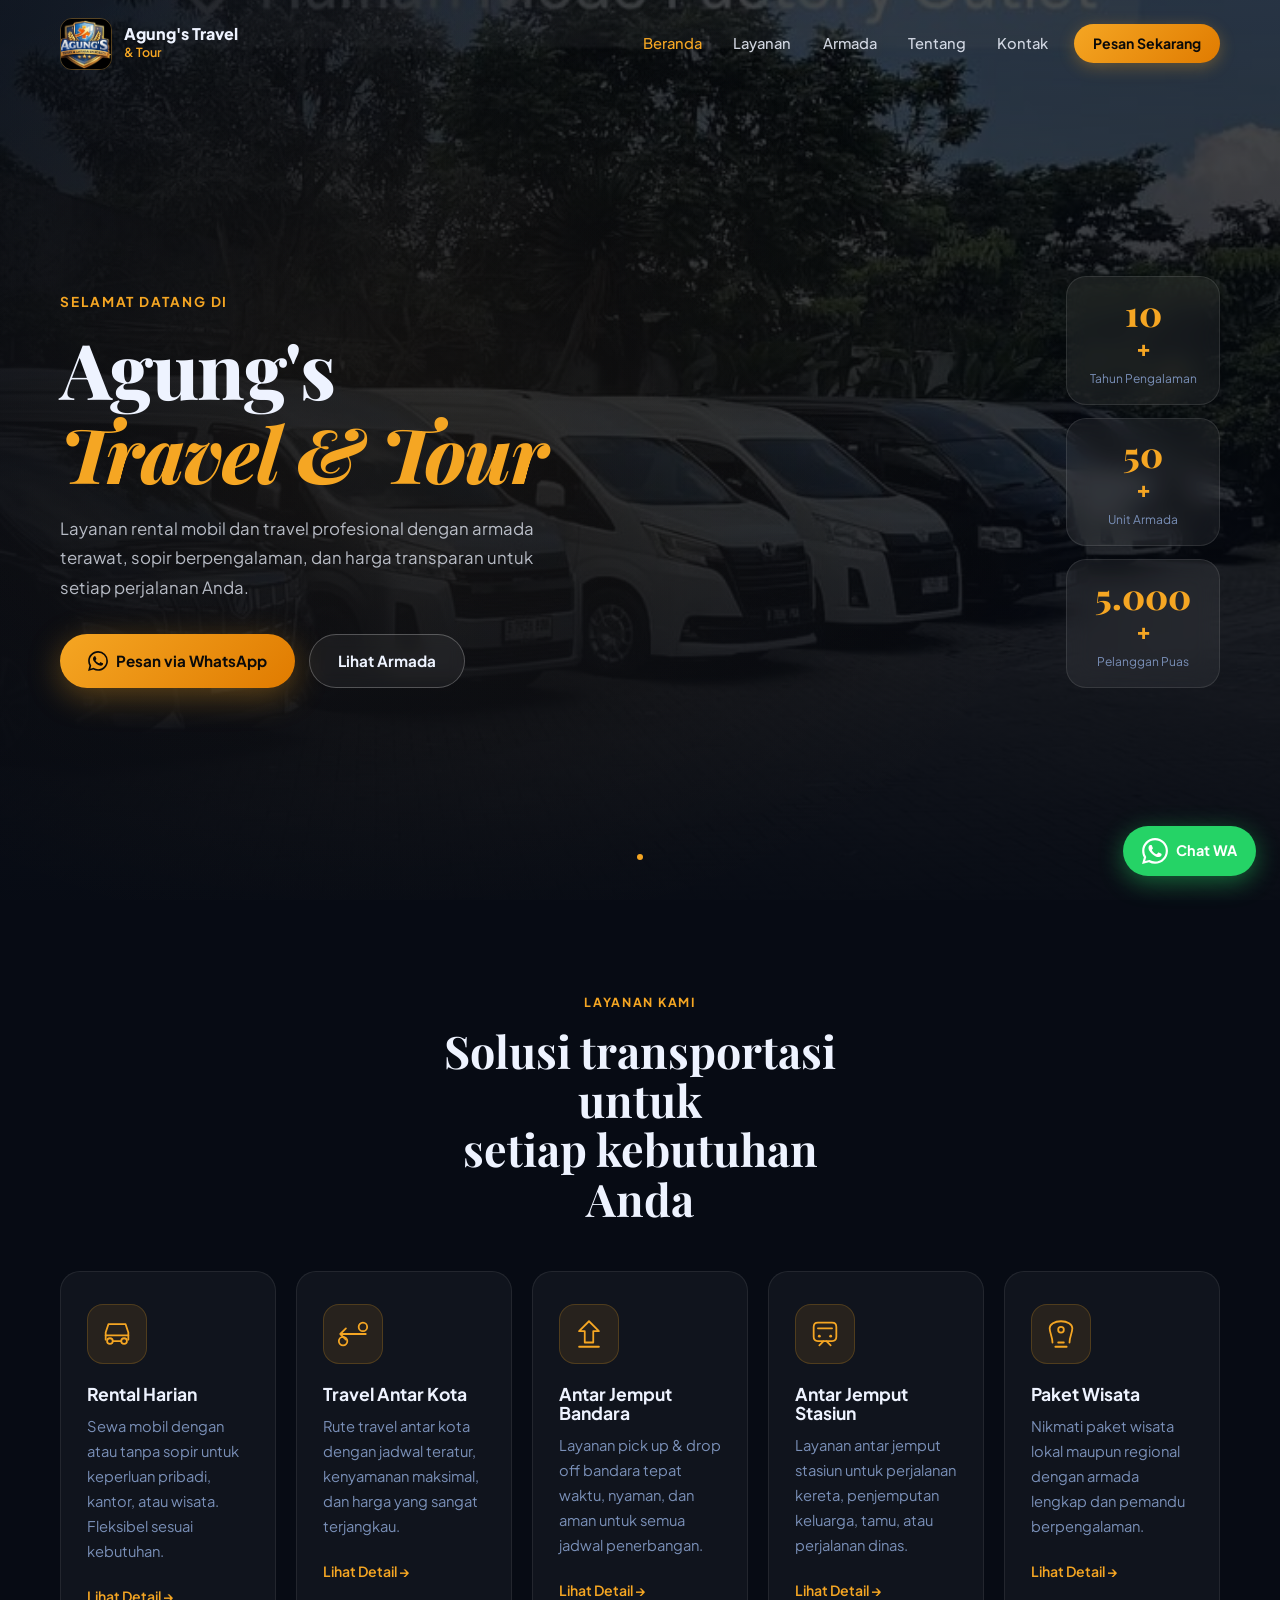
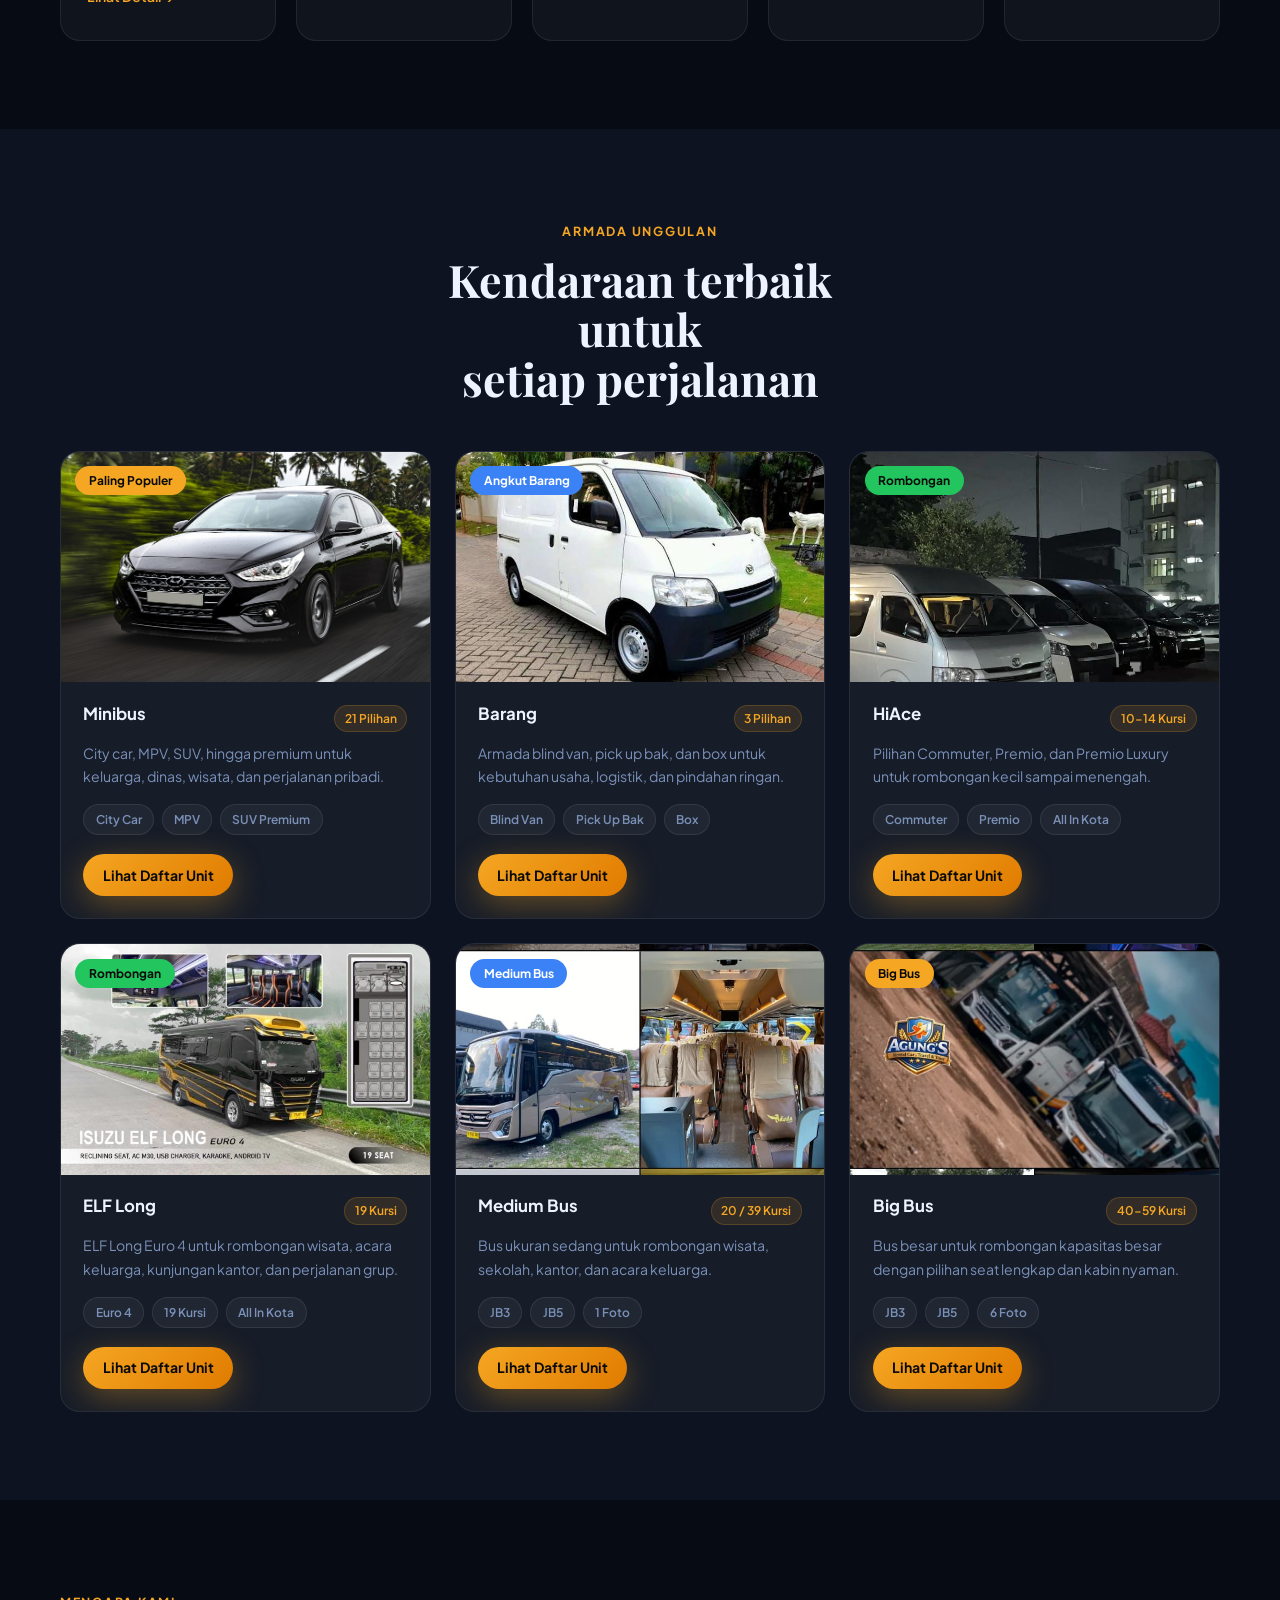
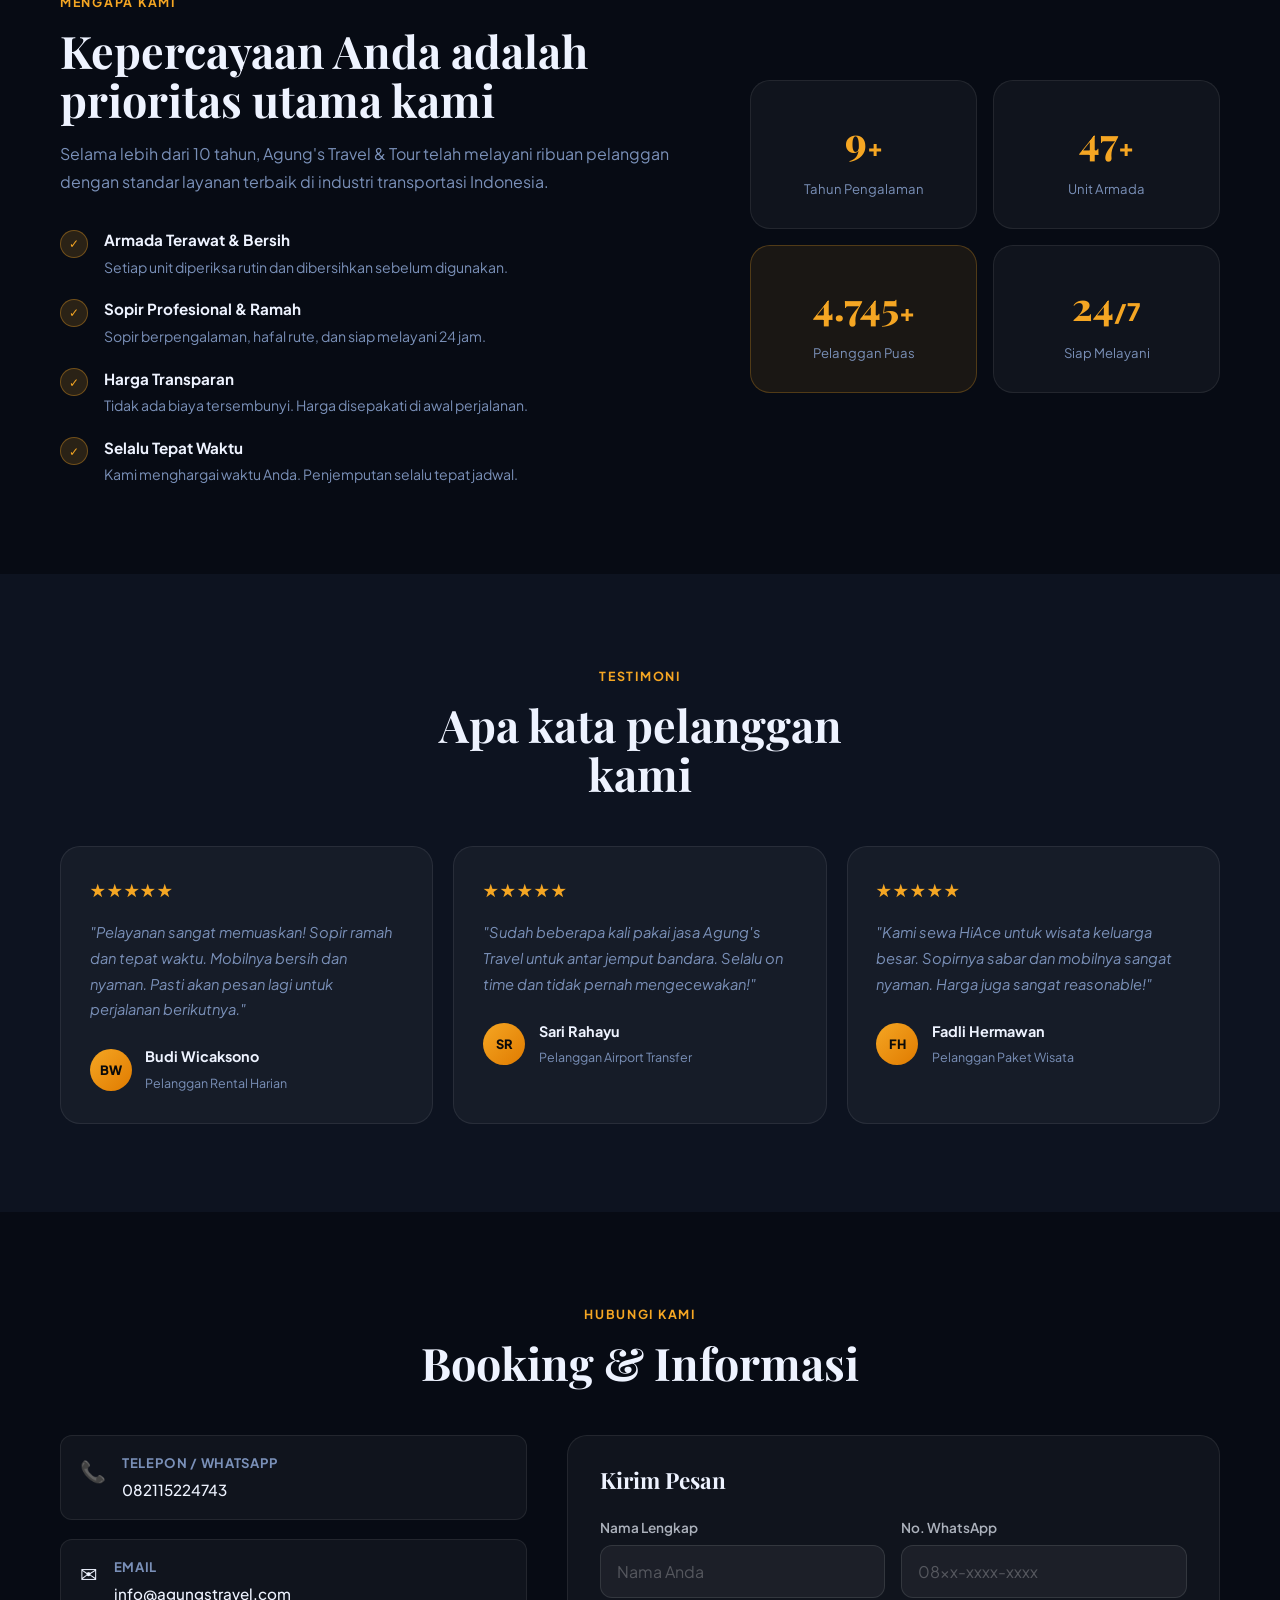
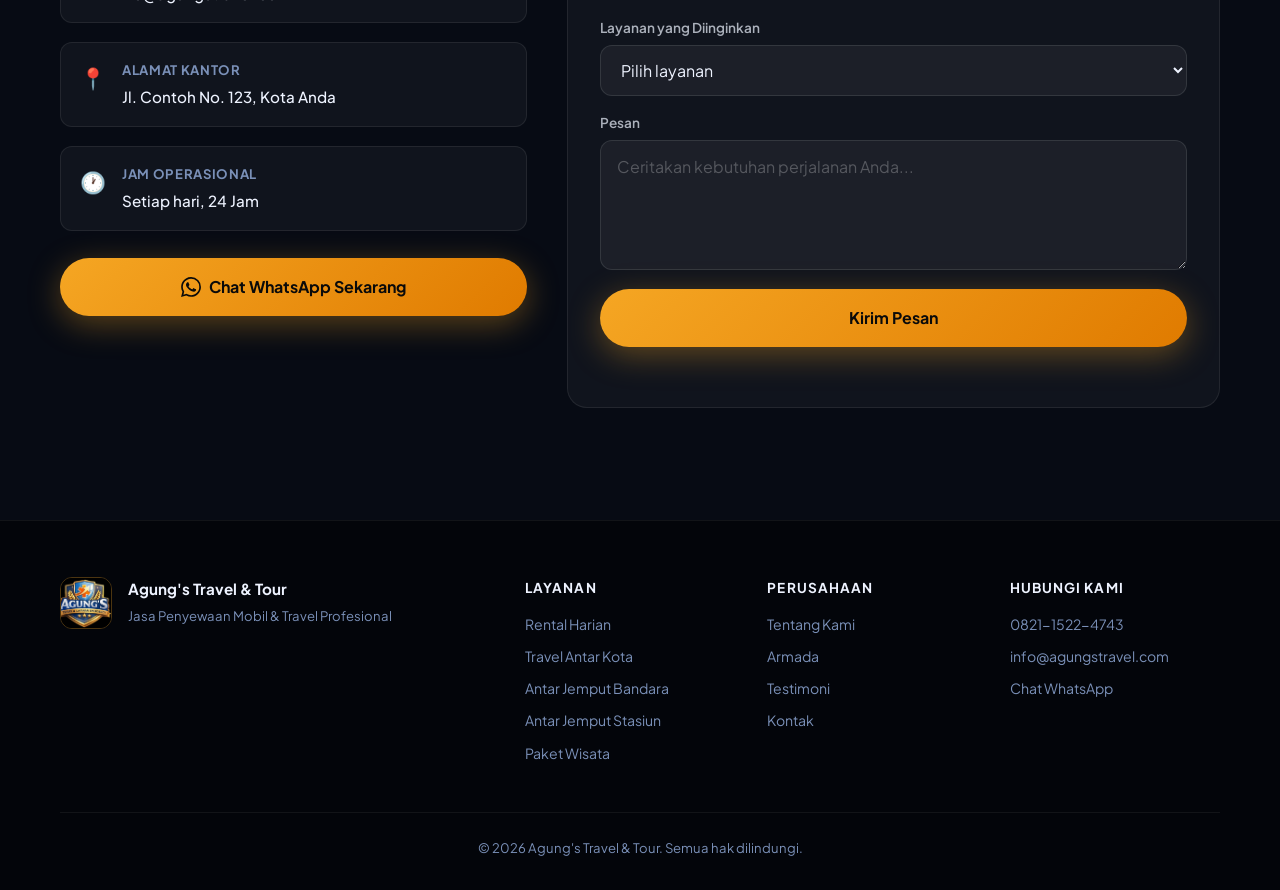
<file: index.html>
<!doctype html>
<html lang="id">
  <head>
    <meta charset="UTF-8" />
    <meta name="viewport" content="width=device-width, initial-scale=1.0" />
    <title>
      Agung's Travel & Tour | Rental Mobil, HiAce, ELF & Bus Profesional
    </title>
    <meta
      name="description"
      content="Agung's Travel & Tour menyediakan rental mobil harian, HiAce, ELF, medium bus, big bus, travel antar kota, antar jemput bandara dan stasiun. Armada terawat, sopir profesional, booking via WhatsApp." />
    <meta
      name="keywords"
      content="rental mobil, sewa mobil, travel, sewa hiace, sewa elf, sewa bus, medium bus, big bus, antar jemput bandara, antar jemput stasiun, Agung Travel" />
    <meta name="author" content="Agung's Travel & Tour" />
  <meta name="robots" content="index, follow, max-image-preview:large" />
  <meta name="google-site-verification" content="kEkPiKEB5pw2IsPFTW9F_TpVwWmi0nYjYiRUpwMrojk" />
  <meta name="theme-color" content="#070b14" />
    <link
      rel="canonical"
      href="https://agungs-travel.vercel.app/" />
    <link rel="icon" href="logo.jpeg" type="image/jpeg" />
    <link rel="apple-touch-icon" href="logo.jpeg" />
    <meta property="og:type" content="website" />
    <meta property="og:locale" content="id_ID" />
    <meta property="og:site_name" content="Agung's Travel & Tour" />
    <meta
      property="og:title"
      content="Agung's Travel & Tour | Rental Mobil, HiAce, ELF & Bus Profesional" />
    <meta
      property="og:description"
      content="Rental mobil harian, HiAce, ELF, medium bus, big bus, travel antar kota, antar jemput bandara dan stasiun. Booking mudah via WhatsApp." />
    <meta
      property="og:url"
      content="https://agungs-travel.vercel.app/" />
    <meta
      property="og:image"
      content="https://agungs-travel.vercel.app/images/bg-hero.jpeg" />
    <meta property="og:image:alt" content="Armada Agung's Travel & Tour" />
    <meta name="twitter:card" content="summary_large_image" />
    <meta
      name="twitter:title"
      content="Agung's Travel & Tour | Rental Mobil & Travel Profesional" />
    <meta
      name="twitter:description"
      content="Sewa mobil, HiAce, ELF, medium bus, big bus, travel antar kota, antar jemput bandara dan stasiun. Booking via WhatsApp." />
    <meta
      name="twitter:image"
      content="https://agungs-travel.vercel.app/images/bg-hero.jpeg" />
    <link rel="preconnect" href="https://fonts.googleapis.com" />
    <link rel="preconnect" href="https://fonts.gstatic.com" crossorigin />
    <link
      href="https://fonts.googleapis.com/css2?family=Plus+Jakarta+Sans:wght@400;500;600;700;800&family=Playfair+Display:ital,wght@0,700;0,800;1,700&display=swap"
      rel="stylesheet" />
    <link rel="stylesheet" href="styles.css" />
    <script type="application/ld+json">
      {
        "@context": "https://schema.org",
        "@type": "TravelAgency",
        "name": "Agung's Travel & Tour",
        "url": "https://agungs-travel.vercel.app/",
        "logo": "https://agungs-travel.vercel.app/logo.jpeg",
        "image": "https://agungs-travel.vercel.app/images/bg-hero.jpeg",
        "description": "Agung's Travel & Tour menyediakan rental mobil harian, HiAce, ELF, medium bus, big bus, travel antar kota, antar jemput bandara, antar jemput stasiun, dan paket wisata.",
        "telephone": "+6282115224743",
        "priceRange": "Rp350.000 - Rp3.500.000",
        "areaServed": "Indonesia",
        "openingHoursSpecification": [
          {
            "@type": "OpeningHoursSpecification",
            "dayOfWeek": [
              "Monday",
              "Tuesday",
              "Wednesday",
              "Thursday",
              "Friday",
              "Saturday",
              "Sunday"
            ],
            "opens": "00:00",
            "closes": "23:59"
          }
        ],
        "contactPoint": [
          {
            "@type": "ContactPoint",
            "telephone": "+6282115224743",
            "contactType": "customer service",
            "availableLanguage": ["Indonesian"]
          }
        ],
        "makesOffer": [
          {
            "@type": "Offer",
            "itemOffered": { "@type": "Service", "name": "Rental Mobil Harian" }
          },
          {
            "@type": "Offer",
            "itemOffered": { "@type": "Service", "name": "Travel Antar Kota" }
          },
          {
            "@type": "Offer",
            "itemOffered": {
              "@type": "Service",
              "name": "Antar Jemput Bandara"
            }
          },
          {
            "@type": "Offer",
            "itemOffered": {
              "@type": "Service",
              "name": "Antar Jemput Stasiun"
            }
          },
          {
            "@type": "Offer",
            "itemOffered": {
              "@type": "Service",
              "name": "Sewa HiAce, ELF, Medium Bus, dan Big Bus"
            }
          }
        ]
      }
    </script>
  </head>
  <body>
    <!-- Floating WhatsApp Button -->
    <a
      href="https://wa.me/6282115224743"
      class="wa-float"
      target="_blank"
      rel="noopener"
      aria-label="Chat WhatsApp">
      <svg viewBox="0 0 24 24" fill="currentColor" width="26" height="26">
        <path
          d="M17.472 14.382c-.297-.149-1.758-.867-2.03-.967-.273-.099-.471-.148-.67.15-.197.297-.767.966-.94 1.164-.173.199-.347.223-.644.075-.297-.15-1.255-.463-2.39-1.475-.883-.788-1.48-1.761-1.653-2.059-.173-.297-.018-.458.13-.606.134-.133.298-.347.446-.52.149-.174.198-.298.298-.497.099-.198.05-.371-.025-.52-.075-.149-.669-1.612-.916-2.207-.242-.579-.487-.5-.669-.51-.173-.008-.371-.01-.57-.01-.198 0-.52.074-.792.372-.272.297-1.04 1.016-1.04 2.479 0 1.462 1.065 2.875 1.213 3.074.149.198 2.096 3.2 5.077 4.487.709.306 1.262.489 1.694.625.712.227 1.36.195 1.871.118.571-.085 1.758-.719 2.006-1.413.248-.694.248-1.289.173-1.413-.074-.124-.272-.198-.57-.347m-5.421 7.403h-.004a9.87 9.87 0 01-5.031-1.378l-.361-.214-3.741.982.998-3.648-.235-.374a9.86 9.86 0 01-1.51-5.26c.001-5.45 4.436-9.884 9.888-9.884 2.64 0 5.122 1.03 6.988 2.898a9.825 9.825 0 012.893 6.994c-.003 5.45-4.437 9.884-9.885 9.884m8.413-18.297A11.815 11.815 0 0012.05 0C5.495 0 .16 5.335.157 11.892c0 2.096.547 4.142 1.588 5.945L.057 24l6.305-1.654a11.882 11.882 0 005.683 1.448h.005c6.554 0 11.89-5.335 11.893-11.893a11.821 11.821 0 00-3.48-8.413Z" />
      </svg>
      <span>Chat WA</span>
    </a>

    <!-- HEADER -->
    <header class="site-header" id="header">
      <div class="container header-inner">
        <a href="#home" class="brand">
          <img src="logo.jpeg" alt="Agung's Travel & Tour" class="brand-logo" />
          <div class="brand-text">
            <span class="brand-name">Agung's Travel</span>
            <span class="brand-sub">& Tour</span>
          </div>
        </a>
        <button class="menu-toggle" id="menuToggle" aria-label="Buka menu">
          <span></span><span></span><span></span>
        </button>
        <nav class="main-nav" id="mainNav">
          <a href="#home" class="nav-link">Beranda</a>
          <a href="#services" class="nav-link">Layanan</a>
          <a href="#fleet" class="nav-link">Armada</a>
          <a href="#about" class="nav-link">Tentang</a>
          <a href="#contact" class="nav-link">Kontak</a>
          <a href="https://wa.me/6282115224743" class="nav-cta" target="_blank"
            >Pesan Sekarang</a
          >
        </nav>
      </div>
    </header>

    <main>
      <!-- HERO -->
      <section class="hero" id="home">
        <div class="hero-bg">
          <img
            src="images/bg-hero.jpeg"
            alt="Armada Agung's Travel & Tour"
            class="hero-bg-img" />
          <div class="hero-overlay"></div>
        </div>
        <div class="container hero-content">
          <div class="hero-text reveal">
            <span class="eyebrow">Selamat Datang di</span>
            <h1>Agung's<br /><em>Travel & Tour</em></h1>
            <p>
              Layanan rental mobil dan travel profesional dengan armada terawat,
              sopir berpengalaman, dan harga transparan untuk setiap perjalanan
              Anda.
            </p>
            <div class="hero-actions">
              <a
                href="https://wa.me/6282115224743"
                class="btn btn-gold"
                target="_blank"
                rel="noopener">
                <svg
                  viewBox="0 0 24 24"
                  fill="currentColor"
                  width="20"
                  height="20">
                  <path
                    d="M17.472 14.382c-.297-.149-1.758-.867-2.03-.967-.273-.099-.471-.148-.67.15-.197.297-.767.966-.94 1.164-.173.199-.347.223-.644.075-.297-.15-1.255-.463-2.39-1.475-.883-.788-1.48-1.761-1.653-2.059-.173-.297-.018-.458.13-.606.134-.133.298-.347.446-.52.149-.174.198-.298.298-.497.099-.198.05-.371-.025-.52-.075-.149-.669-1.612-.916-2.207-.242-.579-.487-.5-.669-.51-.173-.008-.371-.01-.57-.01-.198 0-.52.074-.792.372-.272.297-1.04 1.016-1.04 2.479 0 1.462 1.065 2.875 1.213 3.074.149.198 2.096 3.2 5.077 4.487.709.306 1.262.489 1.694.625.712.227 1.36.195 1.871.118.571-.085 1.758-.719 2.006-1.413.248-.694.248-1.289.173-1.413-.074-.124-.272-.198-.57-.347m-5.421 7.403h-.004a9.87 9.87 0 01-5.031-1.378l-.361-.214-3.741.982.998-3.648-.235-.374a9.86 9.86 0 01-1.51-5.26c.001-5.45 4.436-9.884 9.888-9.884 2.64 0 5.122 1.03 6.988 2.898a9.825 9.825 0 012.893 6.994c-.003 5.45-4.437 9.884-9.885 9.884m8.413-18.297A11.815 11.815 0 0012.05 0C5.495 0 .16 5.335.157 11.892c0 2.096.547 4.142 1.588 5.945L.057 24l6.305-1.654a11.882 11.882 0 005.683 1.448h.005c6.554 0 11.89-5.335 11.893-11.893a11.821 11.821 0 00-3.48-8.413Z" />
                </svg>
                Pesan via WhatsApp
              </a>
              <a href="#fleet" class="btn btn-outline">Lihat Armada</a>
            </div>
          </div>
          <div class="hero-stats reveal">
            <div class="hstat-card">
              <span class="hstat-num" data-count="10">0</span
              ><span class="hstat-plus">+</span>
              <span class="hstat-label">Tahun Pengalaman</span>
            </div>
            <div class="hstat-card">
              <span class="hstat-num" data-count="50">0</span
              ><span class="hstat-plus">+</span>
              <span class="hstat-label">Unit Armada</span>
            </div>
            <div class="hstat-card">
              <span class="hstat-num" data-count="5000">0</span
              ><span class="hstat-plus">+</span>
              <span class="hstat-label">Pelanggan Puas</span>
            </div>
          </div>
        </div>
        <div class="hero-scroll">
          <div class="scroll-dot"></div>
        </div>
      </section>

      <!-- SERVICES -->
      <section class="section" id="services">
        <div class="container">
          <div class="section-header reveal">
            <span class="eyebrow">Layanan Kami</span>
            <h2>Solusi transportasi untuk<br />setiap kebutuhan Anda</h2>
          </div>
          <div class="services-grid">
            <a
              class="service-card reveal"
              href="detail-layanan.html?layanan=rental-harian">
              <div class="service-icon">
                <svg viewBox="0 0 48 48" fill="none" width="34" height="34">
                  <path
                    d="M8 32V22l4-12h24l4 12v10"
                    stroke="currentColor"
                    stroke-width="2.5"
                    stroke-linecap="round"
                    stroke-linejoin="round" />
                  <circle
                    cx="14"
                    cy="34"
                    r="4"
                    stroke="currentColor"
                    stroke-width="2.5" />
                  <circle
                    cx="34"
                    cy="34"
                    r="4"
                    stroke="currentColor"
                    stroke-width="2.5" />
                  <path
                    d="M18 34h12M8 26h32"
                    stroke="currentColor"
                    stroke-width="2.5"
                    stroke-linecap="round" />
                </svg>
              </div>
              <h3>Rental Harian</h3>
              <p>
                Sewa mobil dengan atau tanpa sopir untuk keperluan pribadi,
                kantor, atau wisata. Fleksibel sesuai kebutuhan.
              </p>
              <span class="service-link">Lihat Detail →</span>
            </a>

            <a
              class="service-card reveal"
              href="detail-layanan.html?layanan=travel-antar-kota">
              <div class="service-icon">
                <svg viewBox="0 0 48 48" fill="none" width="34" height="34">
                  <path
                    d="M6 24h36M6 24l8-8M6 24l8 8"
                    stroke="currentColor"
                    stroke-width="2.5"
                    stroke-linecap="round"
                    stroke-linejoin="round" />
                  <circle
                    cx="38"
                    cy="14"
                    r="6"
                    stroke="currentColor"
                    stroke-width="2.5" />
                  <circle
                    cx="10"
                    cy="34"
                    r="6"
                    stroke="currentColor"
                    stroke-width="2.5" />
                </svg>
              </div>
              <h3>Travel Antar Kota</h3>
              <p>
                Rute travel antar kota dengan jadwal teratur, kenyamanan
                maksimal, dan harga yang sangat terjangkau.
              </p>
              <span class="service-link">Lihat Detail →</span>
            </a>

            <a
              class="service-card reveal"
              href="detail-layanan.html?layanan=antar-jemput-bandara">
              <div class="service-icon">
                <svg viewBox="0 0 48 48" fill="none" width="34" height="34">
                  <path
                    d="M24 6L38 20H30V36H18V20H10L24 6Z"
                    stroke="currentColor"
                    stroke-width="2.5"
                    stroke-linecap="round"
                    stroke-linejoin="round" />
                  <path
                    d="M10 42H38"
                    stroke="currentColor"
                    stroke-width="2.5"
                    stroke-linecap="round" />
                </svg>
              </div>
              <h3>Antar Jemput Bandara</h3>
              <p>
                Layanan pick up & drop off bandara tepat waktu, nyaman, dan aman
                untuk semua jadwal penerbangan.
              </p>
              <span class="service-link">Lihat Detail →</span>
            </a>

            <a
              class="service-card reveal"
              href="detail-layanan.html?layanan=antar-jemput-stasiun">
              <div class="service-icon">
                <svg viewBox="0 0 48 48" fill="none" width="34" height="34">
                  <path
                    d="M14 8H34C38 8 40 10 40 14V28C40 32 38 34 34 34H14C10 34 8 32 8 28V14C8 10 10 8 14 8Z"
                    stroke="currentColor"
                    stroke-width="2.5"
                    stroke-linejoin="round" />
                  <path
                    d="M14 16H34M16 40L22 34M32 40L26 34"
                    stroke="currentColor"
                    stroke-width="2.5"
                    stroke-linecap="round" />
                  <circle cx="16" cy="27" r="2" fill="currentColor" />
                  <circle cx="32" cy="27" r="2" fill="currentColor" />
                </svg>
              </div>
              <h3>Antar Jemput Stasiun</h3>
              <p>
                Layanan antar jemput stasiun untuk perjalanan kereta,
                penjemputan keluarga, tamu, atau perjalanan dinas.
              </p>
              <span class="service-link">Lihat Detail →</span>
            </a>

            <a
              class="service-card reveal"
              href="detail-layanan.html?layanan=paket-wisata">
              <div class="service-icon">
                <svg viewBox="0 0 48 48" fill="none" width="34" height="34">
                  <path
                    d="M12 36C12 28 8 22 8 16C8 10 15 6 24 6C33 6 40 10 40 16C40 22 36 28 36 36"
                    stroke="currentColor"
                    stroke-width="2.5"
                    stroke-linecap="round" />
                  <path
                    d="M16 42H32M20 36H28"
                    stroke="currentColor"
                    stroke-width="2.5"
                    stroke-linecap="round" />
                  <circle
                    cx="24"
                    cy="18"
                    r="4"
                    stroke="currentColor"
                    stroke-width="2.5" />
                </svg>
              </div>
              <h3>Paket Wisata</h3>
              <p>
                Nikmati paket wisata lokal maupun regional dengan armada lengkap
                dan pemandu berpengalaman.
              </p>
              <span class="service-link">Lihat Detail →</span>
            </a>
          </div>
        </div>
      </section>

      <!-- FLEET -->
      <section class="section section-dark" id="fleet">
        <div class="container">
          <div class="section-header reveal">
            <span class="eyebrow">Armada Unggulan</span>
            <h2>Kendaraan terbaik untuk<br />setiap perjalanan</h2>
          </div>
          <div class="fleet-grid" aria-label="Kategori armada">
            <a
              class="fleet-card category-fleet-card reveal"
              href="daftar-unit.html?kategori=minibus"
              data-category="minibus">
              <div class="fleet-img-wrap">
                <img
                  src="images/avanza.jpg"
                  alt=""
                  loading="lazy" />
                <span class="fleet-badge badge-gold">Paling Populer</span>
              </div>
              <div class="fleet-info">
                <div class="fleet-top">
                  <h3>Minibus</h3>
                  <span class="fleet-seat">21 Pilihan</span>
                </div>
                <p>
                  City car, MPV, SUV, hingga premium untuk keluarga, dinas,
                  wisata, dan perjalanan pribadi.
                </p>
                <div class="fleet-specs">
                  <span>City Car</span>
                  <span>MPV</span>
                  <span>SUV Premium</span>
                </div>
                <span class="btn btn-gold btn-sm">Lihat Daftar Unit</span>
              </div>
            </a>

            <a
              class="fleet-card category-fleet-card reveal"
              href="daftar-unit.html?kategori=barang"
              data-category="barang">
              <div class="fleet-img-wrap">
                <img
                  src="images/grand-max-blindvan.jpeg"
                  alt=""
                  loading="lazy" />
                <span class="fleet-badge badge-blue">Angkut Barang</span>
              </div>
              <div class="fleet-info">
                <div class="fleet-top">
                  <h3>Barang</h3>
                  <span class="fleet-seat">3 Pilihan</span>
                </div>
                <p>
                  Armada blind van, pick up bak, dan box untuk kebutuhan usaha,
                  logistik, dan pindahan ringan.
                </p>
                <div class="fleet-specs">
                  <span>Blind Van</span>
                  <span>Pick Up Bak</span>
                  <span>Box</span>
                </div>
                <span class="btn btn-gold btn-sm">Lihat Daftar Unit</span>
              </div>
            </a>

            <a
              class="fleet-card category-fleet-card reveal"
              href="daftar-unit.html?kategori=hiace"
              data-category="hiace">
              <div class="fleet-img-wrap">
                <img
                  src="images/Hiace-Commuter-all-in.jpeg"
                  alt=""
                  loading="lazy" />
                <span class="fleet-badge badge-green">Rombongan</span>
              </div>
              <div class="fleet-info">
                <div class="fleet-top">
                  <h3>HiAce</h3>
                  <span class="fleet-seat">10-14 Kursi</span>
                </div>
                <p>
                  Pilihan Commuter, Premio, dan Premio Luxury untuk rombongan
                  kecil sampai menengah.
                </p>
                <div class="fleet-specs">
                  <span>Commuter</span>
                  <span>Premio</span>
                  <span>All In Kota</span>
                </div>
                <span class="btn btn-gold btn-sm">Lihat Daftar Unit</span>
              </div>
            </a>

            <a
              class="fleet-card category-fleet-card reveal"
              href="daftar-unit.html?kategori=elf"
              data-category="elf">
              <div class="fleet-img-wrap">
                <img
                  src="images/Elf-Long-all-in.jpeg"
                  alt=""
                  loading="lazy" />
                <span class="fleet-badge badge-green">Rombongan</span>
              </div>
              <div class="fleet-info">
                <div class="fleet-top">
                  <h3>ELF Long</h3>
                  <span class="fleet-seat">19 Kursi</span>
                </div>
                <p>
                  ELF Long Euro 4 untuk rombongan wisata, acara keluarga,
                  kunjungan kantor, dan perjalanan grup.
                </p>
                <div class="fleet-specs">
                  <span>Euro 4</span>
                  <span>19 Kursi</span>
                  <span>All In Kota</span>
                </div>
                <span class="btn btn-gold btn-sm">Lihat Daftar Unit</span>
              </div>
            </a>

            <a
              class="fleet-card category-fleet-card reveal"
              href="daftar-unit.html?kategori=mediumBus"
              data-category="mediumBus">
              <div class="fleet-img-wrap">
                <img
                  src="images/bus/medium-bus.jpeg"
                  alt=""
                  loading="lazy" />
                <span class="fleet-badge badge-blue">Medium Bus</span>
              </div>
              <div class="fleet-info">
                <div class="fleet-top">
                  <h3>Medium Bus</h3>
                  <span class="fleet-seat">20 / 39 Kursi</span>
                </div>
                <p>
                  Bus ukuran sedang untuk rombongan wisata, sekolah, kantor, dan
                  acara keluarga.
                </p>
                <div class="fleet-specs">
                  <span>JB3</span>
                  <span>JB5</span>
                  <span>1 Foto</span>
                </div>
                <span class="btn btn-gold btn-sm">Lihat Daftar Unit</span>
              </div>
            </a>

            <a
              class="fleet-card category-fleet-card reveal"
              href="daftar-unit.html?kategori=bigBus"
              data-category="bigBus">
              <div class="fleet-img-wrap">
                <img
                  src="images/bus/big-bus.jpeg"
                  alt=""
                  loading="lazy" />
                <span class="fleet-badge badge-gold">Big Bus</span>
              </div>
              <div class="fleet-info">
                <div class="fleet-top">
                  <h3>Big Bus</h3>
                  <span class="fleet-seat">40-59 Kursi</span>
                </div>
                <p>
                  Bus besar untuk rombongan kapasitas besar dengan pilihan seat
                  lengkap dan kabin nyaman.
                </p>
                <div class="fleet-specs">
                  <span>JB3</span>
                  <span>JB5</span>
                  <span>6 Foto</span>
                </div>
                <span class="btn btn-gold btn-sm">Lihat Daftar Unit</span>
              </div>
            </a>
          </div>
        </div>
      </section>

      <!-- ABOUT / WHY US -->
      <section class="section" id="about">
        <div class="container">
          <div class="about-layout">
            <div class="about-left reveal">
              <span class="eyebrow">Mengapa Kami</span>
              <h2>Kepercayaan Anda adalah prioritas utama kami</h2>
              <p>
                Selama lebih dari 10 tahun, Agung's Travel & Tour telah melayani
                ribuan pelanggan dengan standar layanan terbaik di industri
                transportasi Indonesia.
              </p>
              <div class="feature-list">
                <div class="feature-item">
                  <div class="feature-check">✓</div>
                  <div>
                    <strong>Armada Terawat & Bersih</strong>
                    <p>
                      Setiap unit diperiksa rutin dan dibersihkan sebelum
                      digunakan.
                    </p>
                  </div>
                </div>
                <div class="feature-item">
                  <div class="feature-check">✓</div>
                  <div>
                    <strong>Sopir Profesional & Ramah</strong>
                    <p>
                      Sopir berpengalaman, hafal rute, dan siap melayani 24 jam.
                    </p>
                  </div>
                </div>
                <div class="feature-item">
                  <div class="feature-check">✓</div>
                  <div>
                    <strong>Harga Transparan</strong>
                    <p>
                      Tidak ada biaya tersembunyi. Harga disepakati di awal
                      perjalanan.
                    </p>
                  </div>
                </div>
                <div class="feature-item">
                  <div class="feature-check">✓</div>
                  <div>
                    <strong>Selalu Tepat Waktu</strong>
                    <p>
                      Kami menghargai waktu Anda. Penjemputan selalu tepat
                      jadwal.
                    </p>
                  </div>
                </div>
              </div>
            </div>
            <div class="about-right reveal">
              <div class="stats-grid">
                <div class="stat-card">
                  <span class="stat-num" data-count="10">0</span
                  ><span class="stat-plus">+</span>
                  <p>Tahun Pengalaman</p>
                </div>
                <div class="stat-card">
                  <span class="stat-num" data-count="50">0</span
                  ><span class="stat-plus">+</span>
                  <p>Unit Armada</p>
                </div>
                <div class="stat-card stat-gold">
                  <span class="stat-num" data-count="5000">0</span
                  ><span class="stat-plus">+</span>
                  <p>Pelanggan Puas</p>
                </div>
                <div class="stat-card">
                  <span class="stat-num">24</span
                  ><span class="stat-plus">/7</span>
                  <p>Siap Melayani</p>
                </div>
              </div>
            </div>
          </div>
        </div>
      </section>

      <!-- TESTIMONIALS -->
      <section class="section section-dark" id="testimonials">
        <div class="container">
          <div class="section-header reveal">
            <span class="eyebrow">Testimoni</span>
            <h2>Apa kata pelanggan kami</h2>
          </div>
          <div class="testi-grid">
            <div class="testi-card reveal">
              <div class="stars">★★★★★</div>
              <p>
                "Pelayanan sangat memuaskan! Sopir ramah dan tepat waktu.
                Mobilnya bersih dan nyaman. Pasti akan pesan lagi untuk
                perjalanan berikutnya."
              </p>
              <div class="testi-author">
                <div class="testi-avatar">BW</div>
                <div>
                  <strong>Budi Wicaksono</strong>
                  <span>Pelanggan Rental Harian</span>
                </div>
              </div>
            </div>
            <div class="testi-card reveal">
              <div class="stars">★★★★★</div>
              <p>
                "Sudah beberapa kali pakai jasa Agung's Travel untuk antar
                jemput bandara. Selalu on time dan tidak pernah mengecewakan!"
              </p>
              <div class="testi-author">
                <div class="testi-avatar">SR</div>
                <div>
                  <strong>Sari Rahayu</strong>
                  <span>Pelanggan Airport Transfer</span>
                </div>
              </div>
            </div>
            <div class="testi-card reveal">
              <div class="stars">★★★★★</div>
              <p>
                "Kami sewa HiAce untuk wisata keluarga besar. Sopirnya sabar dan
                mobilnya sangat nyaman. Harga juga sangat reasonable!"
              </p>
              <div class="testi-author">
                <div class="testi-avatar">FH</div>
                <div>
                  <strong>Fadli Hermawan</strong>
                  <span>Pelanggan Paket Wisata</span>
                </div>
              </div>
            </div>
          </div>
        </div>
      </section>

      <!-- CONTACT -->
      <section class="section contact-section" id="contact">
        <div class="container">
          <div class="section-header reveal">
            <span class="eyebrow">Hubungi Kami</span>
            <h2>Booking & Informasi</h2>
          </div>
          <div class="contact-layout">
            <div class="contact-info reveal">
              <div class="contact-item">
                <div class="contact-icon">📞</div>
                <div>
                  <strong>Telepon / WhatsApp</strong>
                  <a href="tel:+6282115224743">082115224743</a>
                </div>
              </div>
              <div class="contact-item">
                <div class="contact-icon">✉️</div>
                <div>
                  <strong>Email</strong>
                  <a href="mailto:info@agungstravel.com"
                    >info@agungstravel.com</a
                  >
                </div>
              </div>
              <div class="contact-item">
                <div class="contact-icon">📍</div>
                <div>
                  <strong>Alamat Kantor</strong>
                  <span>Jl. Contoh No. 123, Kota Anda</span>
                </div>
              </div>
              <div class="contact-item">
                <div class="contact-icon">🕐</div>
                <div>
                  <strong>Jam Operasional</strong>
                  <span>Setiap hari, 24 Jam</span>
                </div>
              </div>
              <a
                href="https://wa.me/6282115224743"
                class="btn btn-gold wa-big-btn"
                target="_blank"
                rel="noopener">
                <svg
                  viewBox="0 0 24 24"
                  fill="currentColor"
                  width="20"
                  height="20">
                  <path
                    d="M17.472 14.382c-.297-.149-1.758-.867-2.03-.967-.273-.099-.471-.148-.67.15-.197.297-.767.966-.94 1.164-.173.199-.347.223-.644.075-.297-.15-1.255-.463-2.39-1.475-.883-.788-1.48-1.761-1.653-2.059-.173-.297-.018-.458.13-.606.134-.133.298-.347.446-.52.149-.174.198-.298.298-.497.099-.198.05-.371-.025-.52-.075-.149-.669-1.612-.916-2.207-.242-.579-.487-.5-.669-.51-.173-.008-.371-.01-.57-.01-.198 0-.52.074-.792.372-.272.297-1.04 1.016-1.04 2.479 0 1.462 1.065 2.875 1.213 3.074.149.198 2.096 3.2 5.077 4.487.709.306 1.262.489 1.694.625.712.227 1.36.195 1.871.118.571-.085 1.758-.719 2.006-1.413.248-.694.248-1.289.173-1.413-.074-.124-.272-.198-.57-.347m-5.421 7.403h-.004a9.87 9.87 0 01-5.031-1.378l-.361-.214-3.741.982.998-3.648-.235-.374a9.86 9.86 0 01-1.51-5.26c.001-5.45 4.436-9.884 9.888-9.884 2.64 0 5.122 1.03 6.988 2.898a9.825 9.825 0 012.893 6.994c-.003 5.45-4.437 9.884-9.885 9.884m8.413-18.297A11.815 11.815 0 0012.05 0C5.495 0 .16 5.335.157 11.892c0 2.096.547 4.142 1.588 5.945L.057 24l6.305-1.654a11.882 11.882 0 005.683 1.448h.005c6.554 0 11.89-5.335 11.893-11.893a11.821 11.821 0 00-3.48-8.413Z" />
                </svg>
                Chat WhatsApp Sekarang
              </a>
            </div>

            <form class="contact-form reveal" id="contactForm" novalidate>
              <h3>Kirim Pesan</h3>
              <div class="form-row">
                <div class="form-group">
                  <label for="name">Nama Lengkap</label>
                  <input
                    type="text"
                    id="name"
                    name="name"
                    placeholder="Nama Anda"
                    required />
                </div>
                <div class="form-group">
                  <label for="phone">No. WhatsApp</label>
                  <input
                    type="tel"
                    id="phone"
                    name="phone"
                    placeholder="08xx-xxxx-xxxx" />
                </div>
              </div>
              <div class="form-group">
                <label for="service">Layanan yang Diinginkan</label>
                <select id="service" name="service">
                  <option value="">Pilih layanan</option>
                  <option>Rental Harian</option>
                  <option>Travel Antar Kota</option>
                  <option>Antar Jemput Bandara</option>
                  <option>Antar Jemput Stasiun</option>
                  <option>Paket Wisata</option>
                </select>
              </div>
              <div class="form-group">
                <label for="message">Pesan</label>
                <textarea
                  id="message"
                  name="message"
                  rows="4"
                  placeholder="Ceritakan kebutuhan perjalanan Anda..."></textarea>
              </div>
              <button type="submit" class="btn btn-gold">Kirim Pesan</button>
              <p class="form-note" id="formNote"></p>
            </form>
          </div>
        </div>
      </section>
    </main>

    <!-- FOOTER -->
    <footer class="site-footer">
      <div class="container footer-inner">
        <div class="footer-brand">
          <img
            src="logo.jpeg"
            alt="Agung's Travel & Tour"
            class="footer-logo" />
          <div>
            <strong>Agung's Travel & Tour</strong>
            <p>Jasa Penyewaan Mobil & Travel Profesional</p>
          </div>
        </div>
        <div class="footer-nav">
          <div class="footer-col">
            <h4>Layanan</h4>
            <a href="detail-layanan.html?layanan=rental-harian"
              >Rental Harian</a
            >
            <a href="detail-layanan.html?layanan=travel-antar-kota"
              >Travel Antar Kota</a
            >
            <a href="detail-layanan.html?layanan=antar-jemput-bandara"
              >Antar Jemput Bandara</a
            >
            <a href="detail-layanan.html?layanan=antar-jemput-stasiun"
              >Antar Jemput Stasiun</a
            >
            <a href="detail-layanan.html?layanan=paket-wisata">Paket Wisata</a>
          </div>
          <div class="footer-col">
            <h4>Perusahaan</h4>
            <a href="#about">Tentang Kami</a>
            <a href="#fleet">Armada</a>
            <a href="#testimonials">Testimoni</a>
            <a href="#contact">Kontak</a>
          </div>
          <div class="footer-col">
            <h4>Hubungi Kami</h4>
            <a href="tel:+6282115224743">0821-1522-4743</a>
            <a href="mailto:info@agungstravel.com">info@agungstravel.com</a>
            <a href="https://wa.me/6282115224743" target="_blank"
              >Chat WhatsApp</a
            >
          </div>
        </div>
      </div>
      <div class="container footer-bottom">
        <p>&copy; 2026 Agung's Travel & Tour. Semua hak dilindungi.</p>
      </div>
    </footer>

    <script src="script.js"></script>
  </body>
</html>
</file>
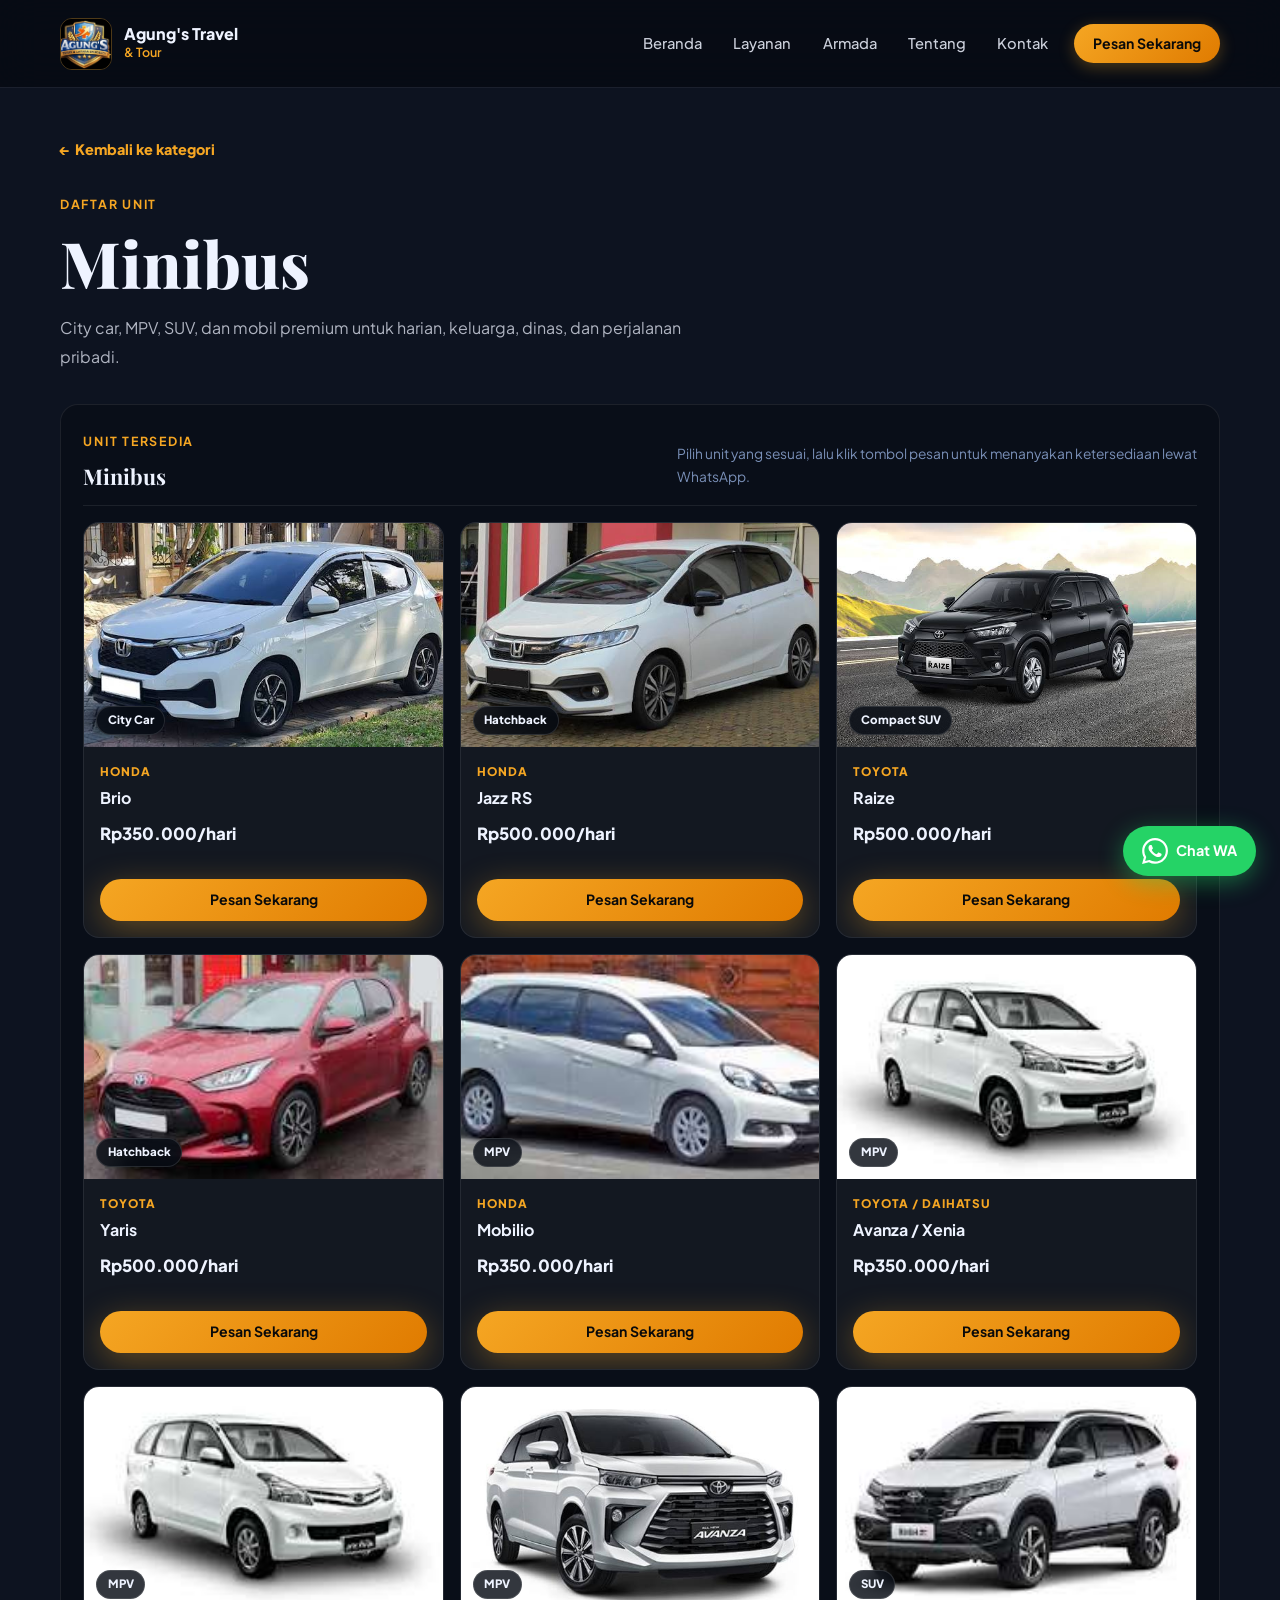
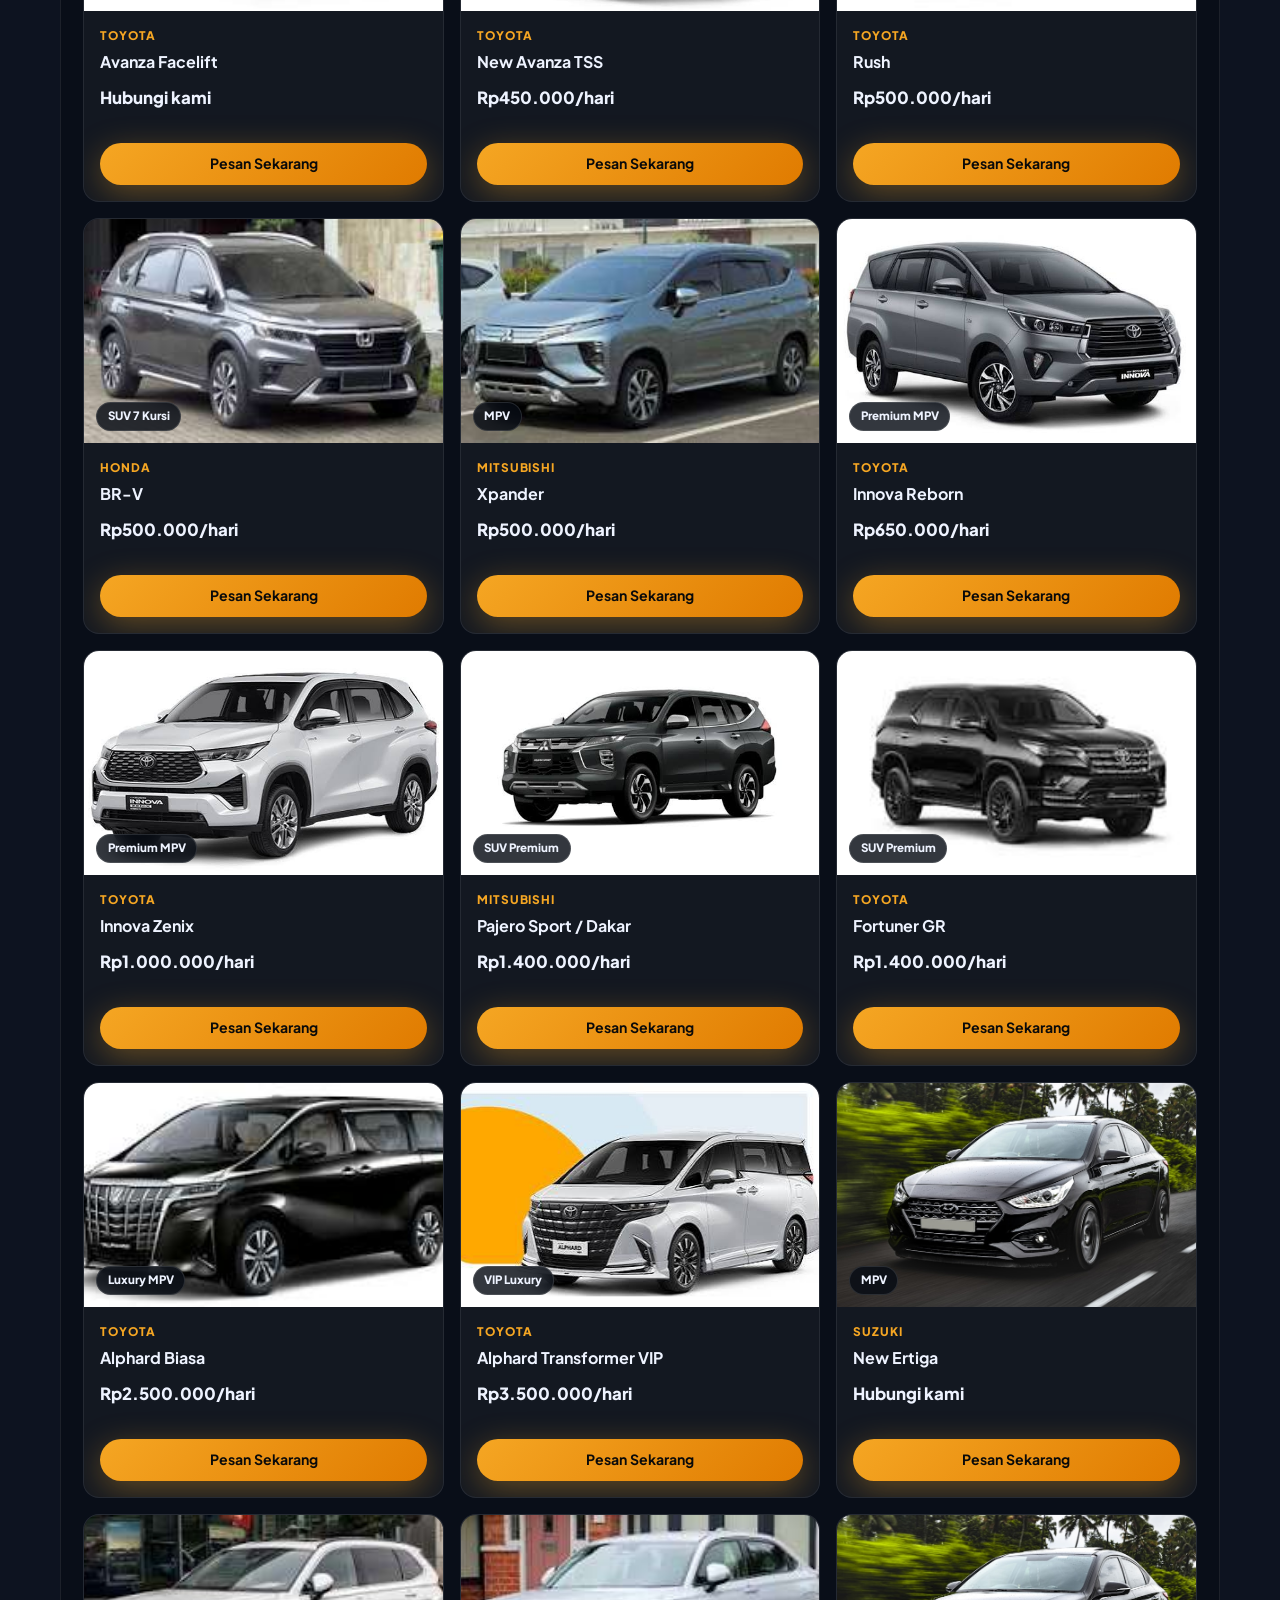
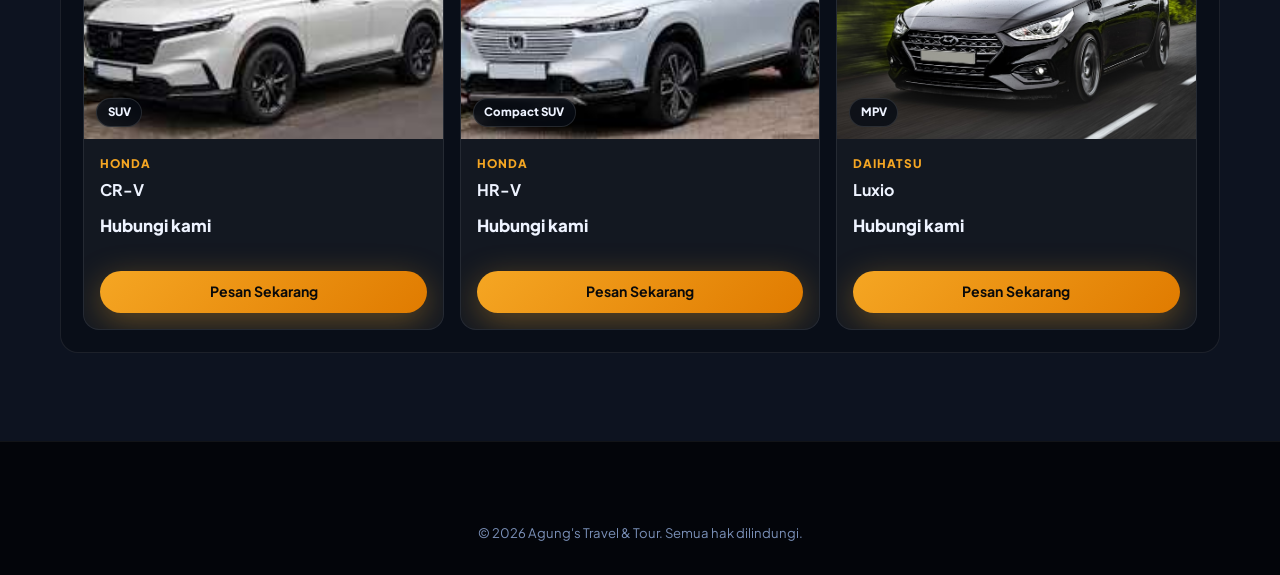
<file: daftar-unit.html>
<!DOCTYPE html>
<html lang="id">
<head>
  <meta charset="UTF-8" />
  <meta name="viewport" content="width=device-width, initial-scale=1.0" />
  <title>Daftar Unit Armada | Sewa Mobil, HiAce, ELF & Bus - Agung's Travel</title>
  <meta name="description" content="Lihat daftar unit Agung's Travel & Tour: minibus, mobil barang, HiAce, ELF Long, medium bus, dan big bus lengkap dengan gambar, jenis, harga, dan tombol booking WhatsApp." />
  <meta name="robots" content="index, follow, max-image-preview:large" />
  <meta name="google-site-verification" content="kEkPiKEB5pw2IsPFTW9F_TpVwWmi0nYjYiRUpwMrojk" />
  <meta name="theme-color" content="#070b14" />
  <link rel="canonical" href="https://agungs-travel.vercel.app/daftar-unit.html" />
  <link rel="icon" href="logo.jpeg" type="image/jpeg" />
  <link rel="apple-touch-icon" href="logo.jpeg" />
  <meta property="og:type" content="website" />
  <meta property="og:locale" content="id_ID" />
  <meta property="og:site_name" content="Agung's Travel & Tour" />
  <meta property="og:title" content="Daftar Unit Armada | Agung's Travel & Tour" />
  <meta property="og:description" content="Daftar unit minibus, barang, HiAce, ELF Long, medium bus, dan big bus lengkap dengan gambar dan harga." />
  <meta property="og:url" content="https://agungs-travel.vercel.app/daftar-unit.html" />
  <meta property="og:image" content="https://agungs-travel.vercel.app/images/bg-hero.jpeg" />
  <meta name="twitter:card" content="summary_large_image" />
  <meta name="twitter:title" content="Daftar Unit Armada | Agung's Travel & Tour" />
  <meta name="twitter:description" content="Pilih unit armada Agung's Travel & Tour dan booking via WhatsApp." />
  <meta name="twitter:image" content="https://agungs-travel.vercel.app/images/bg-hero.jpeg" />
  <link rel="preconnect" href="https://fonts.googleapis.com" />
  <link rel="preconnect" href="https://fonts.gstatic.com" crossorigin />
  <link href="https://fonts.googleapis.com/css2?family=Plus+Jakarta+Sans:wght@400;500;600;700;800&family=Playfair+Display:ital,wght@0,700;0,800;1,700&display=swap" rel="stylesheet" />
  <link rel="stylesheet" href="styles.css" />
</head>
<body>

  <a href="https://wa.me/6282115224743" class="wa-float" target="_blank" rel="noopener" aria-label="Chat WhatsApp">
    <svg viewBox="0 0 24 24" fill="currentColor" width="26" height="26">
      <path d="M17.472 14.382c-.297-.149-1.758-.867-2.03-.967-.273-.099-.471-.148-.67.15-.197.297-.767.966-.94 1.164-.173.199-.347.223-.644.075-.297-.15-1.255-.463-2.39-1.475-.883-.788-1.48-1.761-1.653-2.059-.173-.297-.018-.458.13-.606.134-.133.298-.347.446-.52.149-.174.198-.298.298-.497.099-.198.05-.371-.025-.52-.075-.149-.669-1.612-.916-2.207-.242-.579-.487-.5-.669-.51-.173-.008-.371-.01-.57-.01-.198 0-.52.074-.792.372-.272.297-1.04 1.016-1.04 2.479 0 1.462 1.065 2.875 1.213 3.074.149.198 2.096 3.2 5.077 4.487.709.306 1.262.489 1.694.625.712.227 1.36.195 1.871.118.571-.085 1.758-.719 2.006-1.413.248-.694.248-1.289.173-1.413-.074-.124-.272-.198-.57-.347m-5.421 7.403h-.004a9.87 9.87 0 01-5.031-1.378l-.361-.214-3.741.982.998-3.648-.235-.374a9.86 9.86 0 01-1.51-5.26c.001-5.45 4.436-9.884 9.888-9.884 2.64 0 5.122 1.03 6.988 2.898a9.825 9.825 0 012.893 6.994c-.003 5.45-4.437 9.884-9.885 9.884m8.413-18.297A11.815 11.815 0 0012.05 0C5.495 0 .16 5.335.157 11.892c0 2.096.547 4.142 1.588 5.945L.057 24l6.305-1.654a11.882 11.882 0 005.683 1.448h.005c6.554 0 11.89-5.335 11.893-11.893a11.821 11.821 0 00-3.48-8.413Z"/>
    </svg>
    <span>Chat WA</span>
  </a>

  <header class="site-header scrolled" id="header">
    <div class="container header-inner">
      <a href="index.html#home" class="brand">
        <img src="logo.jpeg" alt="Agung's Travel & Tour" class="brand-logo" />
        <div class="brand-text">
          <span class="brand-name">Agung's Travel</span>
          <span class="brand-sub">& Tour</span>
        </div>
      </a>
      <button class="menu-toggle" id="menuToggle" aria-label="Buka menu">
        <span></span><span></span><span></span>
      </button>
      <nav class="main-nav" id="mainNav">
        <a href="index.html#home" class="nav-link">Beranda</a>
        <a href="index.html#services" class="nav-link">Layanan</a>
        <a href="index.html#fleet" class="nav-link">Armada</a>
        <a href="index.html#about" class="nav-link">Tentang</a>
        <a href="index.html#contact" class="nav-link">Kontak</a>
        <a href="https://wa.me/6282115224743" class="nav-cta" target="_blank">Pesan Sekarang</a>
      </nav>
    </div>
  </header>

  <main>
    <section class="section section-dark catalog-page" id="catalog">
      <div class="container">
        <a href="index.html#fleet" class="back-link">&larr; Kembali ke kategori</a>

        <div class="catalog-page-hero reveal">
          <div class="catalog-hero-copy">
            <span class="eyebrow">Daftar Unit</span>
            <h1 id="catalogTitle">Minibus</h1>
            <p id="catalogDescription">City car, MPV, SUV, dan mobil premium untuk harian, keluarga, dinas, dan perjalanan pribadi.</p>
          </div>
          <div class="catalog-hero-img-wrap" id="catalogHeroImageWrap" hidden>
            <img src="" alt="" id="catalogHeroImage" />
          </div>
        </div>

        <div class="catalog-panel unit-list-panel reveal">
          <div class="catalog-panel-head">
            <div>
              <span class="eyebrow">Unit Tersedia</span>
              <h3 id="catalogListTitle">Minibus</h3>
            </div>
            <p>Pilih unit yang sesuai, lalu klik tombol pesan untuk menanyakan ketersediaan lewat WhatsApp.</p>
          </div>
          <div class="vehicle-grid" id="vehicleGrid" aria-live="polite"></div>
        </div>
      </div>
    </section>
  </main>

  <div class="booking-modal" id="bookingModal" hidden>
    <div class="booking-backdrop" data-close-booking></div>
    <div class="booking-dialog" role="dialog" aria-modal="true" aria-labelledby="bookingTitle">
      <button type="button" class="booking-close" data-close-booking aria-label="Tutup form">&times;</button>
      <span class="eyebrow">Form Booking</span>
      <h3 id="bookingTitle">Lengkapi nama pemesan</h3>
      <p class="booking-unit" id="bookingUnitText">Unit yang dipilih akan tampil di sini.</p>
      <form id="bookingForm" class="booking-form">
        <div class="form-group">
          <label for="customerName">Nama Lengkap</label>
          <input type="text" id="customerName" name="customerName" placeholder="Masukkan nama Anda" autocomplete="name" required />
        </div>
        <button type="submit" class="btn btn-gold">Lanjut Chat WhatsApp</button>
      </form>
    </div>
  </div>

  <footer class="site-footer">
    <div class="container footer-bottom">
      <p>&copy; 2026 Agung's Travel & Tour. Semua hak dilindungi.</p>
    </div>
  </footer>

  <script src="script.js"></script>
</body>
</html>
</file>
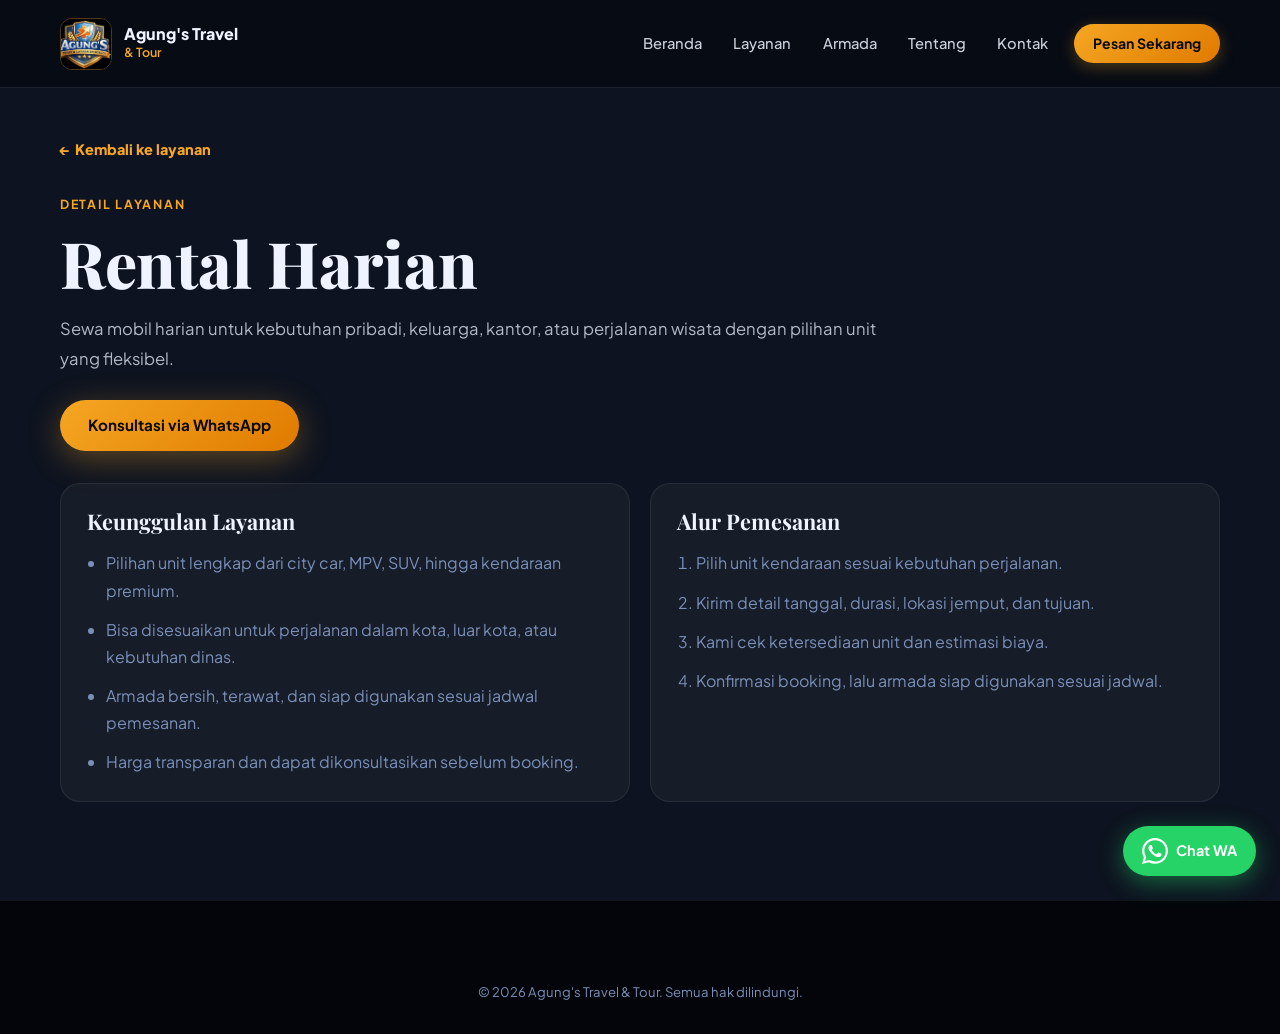
<file: detail-layanan.html>
<!DOCTYPE html>
<html lang="id">
<head>
  <meta charset="UTF-8" />
  <meta name="viewport" content="width=device-width, initial-scale=1.0" />
  <title>Detail Layanan | Rental Mobil & Travel - Agung's Travel</title>
  <meta name="description" content="Detail layanan Agung's Travel & Tour: rental harian, travel antar kota, antar jemput bandara, antar jemput stasiun, dan paket wisata dengan armada lengkap." />
  <meta name="robots" content="index, follow, max-image-preview:large" />
  <meta name="google-site-verification" content="kEkPiKEB5pw2IsPFTW9F_TpVwWmi0nYjYiRUpwMrojk" />
  <meta name="theme-color" content="#070b14" />
  <link rel="canonical" href="https://agungs-travel.vercel.app/detail-layanan.html" />
  <link rel="icon" href="logo.jpeg" type="image/jpeg" />
  <link rel="apple-touch-icon" href="logo.jpeg" />
  <meta property="og:type" content="website" />
  <meta property="og:locale" content="id_ID" />
  <meta property="og:site_name" content="Agung's Travel & Tour" />
  <meta property="og:title" content="Detail Layanan | Agung's Travel & Tour" />
  <meta property="og:description" content="Detail layanan rental mobil, travel antar kota, antar jemput bandara, antar jemput stasiun, dan paket wisata." />
  <meta property="og:url" content="https://agungs-travel.vercel.app/detail-layanan.html" />
  <meta property="og:image" content="https://agungs-travel.vercel.app/images/bg-hero.jpeg" />
  <meta name="twitter:card" content="summary_large_image" />
  <meta name="twitter:title" content="Detail Layanan | Agung's Travel & Tour" />
  <meta name="twitter:description" content="Konsultasi layanan transportasi Agung's Travel & Tour via WhatsApp." />
  <meta name="twitter:image" content="https://agungs-travel.vercel.app/images/bg-hero.jpeg" />
  <link rel="preconnect" href="https://fonts.googleapis.com" />
  <link rel="preconnect" href="https://fonts.gstatic.com" crossorigin />
  <link href="https://fonts.googleapis.com/css2?family=Plus+Jakarta+Sans:wght@400;500;600;700;800&family=Playfair+Display:ital,wght@0,700;0,800;1,700&display=swap" rel="stylesheet" />
  <link rel="stylesheet" href="styles.css" />
</head>
<body>

  <a href="https://wa.me/6282115224743" class="wa-float" target="_blank" rel="noopener" aria-label="Chat WhatsApp">
    <svg viewBox="0 0 24 24" fill="currentColor" width="26" height="26">
      <path d="M17.472 14.382c-.297-.149-1.758-.867-2.03-.967-.273-.099-.471-.148-.67.15-.197.297-.767.966-.94 1.164-.173.199-.347.223-.644.075-.297-.15-1.255-.463-2.39-1.475-.883-.788-1.48-1.761-1.653-2.059-.173-.297-.018-.458.13-.606.134-.133.298-.347.446-.52.149-.174.198-.298.298-.497.099-.198.05-.371-.025-.52-.075-.149-.669-1.612-.916-2.207-.242-.579-.487-.5-.669-.51-.173-.008-.371-.01-.57-.01-.198 0-.52.074-.792.372-.272.297-1.04 1.016-1.04 2.479 0 1.462 1.065 2.875 1.213 3.074.149.198 2.096 3.2 5.077 4.487.709.306 1.262.489 1.694.625.712.227 1.36.195 1.871.118.571-.085 1.758-.719 2.006-1.413.248-.694.248-1.289.173-1.413-.074-.124-.272-.198-.57-.347m-5.421 7.403h-.004a9.87 9.87 0 01-5.031-1.378l-.361-.214-3.741.982.998-3.648-.235-.374a9.86 9.86 0 01-1.51-5.26c.001-5.45 4.436-9.884 9.888-9.884 2.64 0 5.122 1.03 6.988 2.898a9.825 9.825 0 012.893 6.994c-.003 5.45-4.437 9.884-9.885 9.884m8.413-18.297A11.815 11.815 0 0012.05 0C5.495 0 .16 5.335.157 11.892c0 2.096.547 4.142 1.588 5.945L.057 24l6.305-1.654a11.882 11.882 0 005.683 1.448h.005c6.554 0 11.89-5.335 11.893-11.893a11.821 11.821 0 00-3.48-8.413Z"/>
    </svg>
    <span>Chat WA</span>
  </a>

  <header class="site-header scrolled" id="header">
    <div class="container header-inner">
      <a href="index.html#home" class="brand">
        <img src="logo.jpeg" alt="Agung's Travel & Tour" class="brand-logo" />
        <div class="brand-text">
          <span class="brand-name">Agung's Travel</span>
          <span class="brand-sub">& Tour</span>
        </div>
      </a>
      <button class="menu-toggle" id="menuToggle" aria-label="Buka menu">
        <span></span><span></span><span></span>
      </button>
      <nav class="main-nav" id="mainNav">
        <a href="index.html#home" class="nav-link">Beranda</a>
        <a href="index.html#services" class="nav-link">Layanan</a>
        <a href="index.html#fleet" class="nav-link">Armada</a>
        <a href="index.html#about" class="nav-link">Tentang</a>
        <a href="index.html#contact" class="nav-link">Kontak</a>
        <a href="https://wa.me/6282115224743" class="nav-cta" target="_blank">Pesan Sekarang</a>
      </nav>
    </div>
  </header>

  <main>
    <section class="section section-dark service-detail-page" id="serviceDetail">
      <div class="container">
        <a href="index.html#services" class="back-link">&larr; Kembali ke layanan</a>

        <div class="service-detail-hero reveal">
          <span class="eyebrow">Detail Layanan</span>
          <h1 id="serviceDetailTitle">Rental Harian</h1>
          <p id="serviceDetailLead">Detail layanan akan tampil di sini.</p>
          <button type="button" class="btn btn-gold" id="serviceConsultButton">Konsultasi via WhatsApp</button>
        </div>

        <div class="service-detail-grid reveal">
          <article class="service-detail-card">
            <h3>Keunggulan Layanan</h3>
            <ul id="serviceBenefits"></ul>
          </article>
          <article class="service-detail-card">
            <h3>Alur Pemesanan</h3>
            <ol id="serviceSteps"></ol>
          </article>
        </div>
      </div>
    </section>
  </main>

  <div class="booking-modal" id="serviceConsultModal" hidden>
    <div class="booking-backdrop" data-close-service></div>
    <div class="booking-dialog" role="dialog" aria-modal="true" aria-labelledby="serviceConsultTitle">
      <button type="button" class="booking-close" data-close-service aria-label="Tutup form">&times;</button>
      <span class="eyebrow">Konsultasi Layanan</span>
      <h3 id="serviceConsultTitle">Lengkapi kebutuhan Anda</h3>
      <p class="booking-unit" id="serviceConsultText">Layanan yang dipilih akan tampil di sini.</p>
      <form id="serviceConsultForm" class="booking-form">
        <div class="form-group">
          <label for="serviceCustomerName">Nama Lengkap</label>
          <input type="text" id="serviceCustomerName" name="serviceCustomerName" placeholder="Masukkan nama Anda" autocomplete="name" required />
        </div>
        <div class="form-group">
          <label for="serviceDate">Tanggal / Jam</label>
          <input type="text" id="serviceDate" name="serviceDate" placeholder="Contoh: 25 Agustus, jam 08.00" />
        </div>
        <div class="form-group">
          <label for="servicePickup">Lokasi Jemput</label>
          <input type="text" id="servicePickup" name="servicePickup" placeholder="Contoh: Rumah, hotel, bandara, stasiun" />
        </div>
        <div class="form-group">
          <label for="serviceDestination">Tujuan</label>
          <input type="text" id="serviceDestination" name="serviceDestination" placeholder="Masukkan tujuan perjalanan" />
        </div>
        <div class="form-group">
          <label for="servicePassengers">Jumlah Orang</label>
          <input type="text" id="servicePassengers" name="servicePassengers" placeholder="Contoh: 4 orang" />
        </div>
        <div class="form-group">
          <label for="serviceNote">Catatan Tambahan</label>
          <textarea id="serviceNote" name="serviceNote" rows="3" placeholder="Contoh: bawa koper besar, butuh unit nyaman, perjalanan pulang pergi"></textarea>
        </div>
        <button type="submit" class="btn btn-gold">Lanjut Chat WhatsApp</button>
      </form>
    </div>
  </div>

  <footer class="site-footer">
    <div class="container footer-bottom">
      <p>&copy; 2026 Agung's Travel & Tour. Semua hak dilindungi.</p>
    </div>
  </footer>

  <script src="script.js"></script>
</body>
</html>
</file>
<file: styles.css>
/* ========== RESET & BASE ========== */
*,
*::before,
*::after {
  box-sizing: border-box;
  margin: 0;
  padding: 0;
}

:root {
  --gold: #f5a623;
  --gold-dark: #d48a0e;
  --gold-glow: rgba(245, 166, 35, 0.25);
  --bg: #070b14;
  --bg2: #0d1320;
  --card: rgba(255, 255, 255, 0.04);
  --card-border: rgba(255, 255, 255, 0.08);
  --text: #eef3ff;
  --text-muted: #7a90b8;
  --radius: 20px;
  --radius-sm: 12px;
}

html {
  scroll-behavior: smooth;
  font-size: 16px;
}

body {
  font-family:
    "Plus Jakarta Sans",
    system-ui,
    -apple-system,
    sans-serif;
  background: var(--bg);
  color: var(--text);
  line-height: 1.6;
  overflow-x: hidden;
}

img {
  max-width: 100%;
  display: block;
}
a {
  text-decoration: none;
  color: inherit;
}
button {
  font: inherit;
  cursor: pointer;
  border: none;
  background: none;
}
select,
input,
textarea {
  font: inherit;
}

.container {
  width: min(1160px, calc(100% - 2.5rem));
  margin-inline: auto;
}

/* ========== TYPOGRAPHY ========== */
h1,
h2,
h3 {
  font-family: "Playfair Display", Georgia, serif;
  line-height: 1.1;
}
h1 {
  font-size: clamp(2.8rem, 6vw, 5rem);
  font-weight: 800;
}
h2 {
  font-size: clamp(1.9rem, 3.5vw, 2.8rem);
  font-weight: 700;
}
h3 {
  font-size: 1.2rem;
  font-weight: 700;
  font-family: "Plus Jakarta Sans", sans-serif;
}
em {
  font-style: italic;
  color: var(--gold);
}

.eyebrow {
  display: inline-block;
  font-size: 0.78rem;
  font-weight: 700;
  letter-spacing: 0.14em;
  text-transform: uppercase;
  color: var(--gold);
  margin-bottom: 0.8rem;
}

.section-header {
  text-align: center;
  margin-bottom: 3rem;
}
.section-header h2 {
  max-width: 28rem;
  margin: 0 auto;
}

/* ========== BUTTONS ========== */
.btn {
  display: inline-flex;
  align-items: center;
  gap: 0.5rem;
  padding: 0.85rem 1.75rem;
  border-radius: 999px;
  font-weight: 700;
  font-size: 0.95rem;
  transition: all 0.2s ease;
  white-space: nowrap;
}
.btn:hover {
  transform: translateY(-2px);
}
.btn:active {
  transform: translateY(0);
}

.btn-gold {
  background: linear-gradient(135deg, #f5a623, #e07b00);
  color: #0a0a0a;
  box-shadow: 0 8px 32px rgba(245, 166, 35, 0.35);
}
.btn-gold:hover {
  box-shadow: 0 12px 40px rgba(245, 166, 35, 0.5);
}

.btn-outline {
  border: 1.5px solid rgba(255, 255, 255, 0.25);
  color: var(--text);
  background: rgba(255, 255, 255, 0.05);
  backdrop-filter: blur(8px);
}
.btn-outline:hover {
  border-color: var(--gold);
  color: var(--gold);
  background: rgba(245, 166, 35, 0.08);
}

.btn-sm {
  padding: 0.6rem 1.2rem;
  font-size: 0.88rem;
}

/* ========== FLOATING WA BUTTON ========== */
.wa-float {
  position: fixed;
  bottom: 1.5rem;
  right: 1.5rem;
  z-index: 999;
  background: #25d366;
  color: #fff;
  border-radius: 999px;
  padding: 0.75rem 1.2rem;
  display: flex;
  align-items: center;
  gap: 0.5rem;
  font-weight: 700;
  font-size: 0.9rem;
  box-shadow: 0 6px 24px rgba(37, 211, 102, 0.45);
  transition: all 0.2s ease;
}
.wa-float:hover {
  transform: scale(1.06) translateY(-2px);
  box-shadow: 0 10px 32px rgba(37, 211, 102, 0.55);
}

/* ========== HEADER ========== */
.site-header {
  position: fixed;
  top: 0;
  left: 0;
  right: 0;
  z-index: 100;
  transition:
    background 0.3s,
    box-shadow 0.3s;
}
.site-header.scrolled {
  background: rgba(7, 11, 20, 0.92);
  backdrop-filter: blur(20px);
  box-shadow: 0 1px 0 rgba(255, 255, 255, 0.06);
}

.header-inner {
  display: flex;
  align-items: center;
  justify-content: space-between;
  gap: 1rem;
  padding: 1.1rem 0;
}

.brand {
  display: flex;
  align-items: center;
  gap: 0.75rem;
}
.brand-logo {
  width: 52px;
  height: 52px;
  object-fit: cover;
  border-radius: 12px;
  border: 1.5px solid rgba(245, 166, 35, 0.3);
}
.brand-text {
  display: flex;
  flex-direction: column;
}
.brand-name {
  font-weight: 800;
  font-size: 1rem;
  color: var(--text);
  line-height: 1.2;
}
.brand-sub {
  font-size: 0.78rem;
  color: var(--gold);
  font-weight: 600;
}

.menu-toggle {
  display: none;
  flex-direction: column;
  gap: 5px;
  padding: 0.4rem;
}
.menu-toggle span {
  display: block;
  width: 24px;
  height: 2px;
  background: var(--text);
  border-radius: 999px;
  transition: all 0.3s ease;
}
.menu-toggle.active span:nth-child(1) {
  transform: translateY(7px) rotate(45deg);
}
.menu-toggle.active span:nth-child(2) {
  opacity: 0;
}
.menu-toggle.active span:nth-child(3) {
  transform: translateY(-7px) rotate(-45deg);
}

.main-nav {
  display: flex;
  align-items: center;
  gap: 0.25rem;
}
.nav-link {
  padding: 0.4rem 0.85rem;
  border-radius: var(--radius-sm);
  font-weight: 500;
  font-size: 0.92rem;
  color: rgba(238, 243, 255, 0.85);
  transition:
    color 0.2s,
    background 0.2s;
}
.nav-link:hover {
  color: var(--gold);
  background: rgba(245, 166, 35, 0.08);
}

.nav-cta {
  margin-left: 0.5rem;
  background: linear-gradient(135deg, #f5a623, #e07b00);
  color: #0a0a0a;
  font-weight: 700;
  font-size: 0.88rem;
  padding: 0.5rem 1.2rem;
  border-radius: 999px;
  transition: all 0.2s ease;
  box-shadow: 0 4px 16px rgba(245, 166, 35, 0.3);
}
.nav-cta:hover {
  transform: translateY(-1px);
  box-shadow: 0 6px 20px rgba(245, 166, 35, 0.45);
}

/* ========== HERO ========== */
.hero {
  position: relative;
  min-height: 100svh;
  display: flex;
  flex-direction: column;
  justify-content: center;
  overflow: hidden;
  padding-top: 80px;
}

.hero-bg {
  position: absolute;
  inset: 0;
  z-index: 0;
}
.hero-bg-img {
  width: 100%;
  height: 100%;
  object-fit: cover;
  object-position: center 85%;
  filter: brightness(0.4) saturate(0.8);
}
.hero-overlay {
  position: absolute;
  inset: 0;
  background:
    radial-gradient(
      ellipse 80% 80% at 30% 50%,
      rgba(245, 166, 35, 0.06) 0%,
      transparent 70%
    ),
    linear-gradient(
      to bottom,
      rgba(7, 11, 20, 0.3) 0%,
      rgba(7, 11, 20, 0.6) 60%,
      rgba(7, 11, 20, 0.95) 100%
    ),
    linear-gradient(to right, rgba(7, 11, 20, 0.7) 0%, transparent 70%);
}

.hero-content {
  position: relative;
  z-index: 1;
  display: grid;
  grid-template-columns: 1fr auto;
  align-items: flex-end;
  gap: 3rem;
  padding: 5rem 0 6rem;
}

.hero-text {
  max-width: 600px;
}
.hero-text .eyebrow {
  font-size: 0.85rem;
}
.hero-text h1 {
  margin-bottom: 1.2rem;
  letter-spacing: -0.02em;
}
.hero-text p {
  font-size: 1.05rem;
  color: rgba(238, 243, 255, 0.75);
  max-width: 500px;
  margin-bottom: 2rem;
  line-height: 1.75;
}

.hero-actions {
  display: flex;
  flex-wrap: wrap;
  gap: 0.9rem;
}

.hero-stats {
  display: flex;
  flex-direction: column;
  gap: 0.8rem;
  align-self: center;
}
.hstat-card {
  background: rgba(255, 255, 255, 0.06);
  border: 1px solid rgba(255, 255, 255, 0.1);
  backdrop-filter: blur(12px);
  border-radius: var(--radius);
  padding: 1.1rem 1.4rem;
  text-align: center;
  min-width: 120px;
}
.hstat-num {
  display: block;
  font-size: 2.2rem;
  font-weight: 800;
  color: var(--gold);
  line-height: 1;
  font-family: "Playfair Display", serif;
}
.hstat-plus {
  font-size: 1.4rem;
  font-weight: 800;
  color: var(--gold);
}
.hstat-label {
  display: block;
  font-size: 0.75rem;
  color: var(--text-muted);
  margin-top: 0.3rem;
  line-height: 1.3;
}

.hero-scroll {
  position: absolute;
  bottom: 2.5rem;
  left: 50%;
  transform: translateX(-50%);
  z-index: 1;
}
.scroll-dot {
  width: 6px;
  height: 6px;
  border-radius: 50%;
  background: var(--gold);
  animation: scrollBounce 2s ease-in-out infinite;
}
@keyframes scrollBounce {
  0%,
  100% {
    transform: translateY(0);
    opacity: 1;
  }
  50% {
    transform: translateY(12px);
    opacity: 0.3;
  }
}

/* ========== SECTION BASE ========== */
.section {
  padding: 5.5rem 0;
}
.section-dark {
  background: var(--bg2);
}

/* ========== SERVICES ========== */
.services-grid {
  display: grid;
  grid-template-columns: repeat(5, 1fr);
  gap: 1.25rem;
}

.service-card {
  display: block;
  color: inherit;
  background: var(--card);
  border: 1px solid var(--card-border);
  border-radius: var(--radius);
  padding: 2rem 1.6rem;
  transition:
    transform 0.3s ease,
    border-color 0.3s ease,
    box-shadow 0.3s ease;
  position: relative;
  overflow: hidden;
}
.service-card::before {
  content: "";
  position: absolute;
  inset: 0;
  border-radius: var(--radius);
  background: linear-gradient(
    135deg,
    rgba(245, 166, 35, 0.05) 0%,
    transparent 60%
  );
  opacity: 0;
  transition: opacity 0.3s;
}
.service-card:hover {
  transform: translateY(-4px);
  border-color: rgba(245, 166, 35, 0.3);
  box-shadow: 0 20px 60px rgba(0, 0, 0, 0.3);
}
.service-card:focus-visible {
  outline: 3px solid rgba(245, 166, 35, 0.45);
  outline-offset: 4px;
}
.service-card:hover::before {
  opacity: 1;
}
.service-card > * {
  position: relative;
  z-index: 1;
}

.service-icon {
  width: 60px;
  height: 60px;
  background: rgba(245, 166, 35, 0.1);
  border: 1px solid rgba(245, 166, 35, 0.2);
  border-radius: 16px;
  display: flex;
  align-items: center;
  justify-content: center;
  margin-bottom: 1.3rem;
  color: var(--gold);
}

.service-card h3 {
  margin-bottom: 0.6rem;
  font-size: 1.1rem;
}
.service-card p {
  color: var(--text-muted);
  font-size: 0.92rem;
  line-height: 1.7;
  margin-bottom: 1.2rem;
}

.service-link {
  font-size: 0.88rem;
  font-weight: 600;
  color: var(--gold);
  transition: gap 0.2s;
}
.service-link:hover {
  letter-spacing: 0.02em;
}

.service-detail-page {
  min-height: 100svh;
  padding-top: 8.5rem;
}

.service-detail-hero {
  max-width: 820px;
  margin-bottom: 2rem;
}
.service-detail-hero h1 {
  font-size: clamp(2.5rem, 5vw, 4.6rem);
  margin-bottom: 1rem;
}
.service-detail-hero p {
  color: rgba(238, 243, 255, 0.74);
  font-size: 1.04rem;
  line-height: 1.8;
  margin-bottom: 1.6rem;
}

.service-detail-grid {
  display: grid;
  grid-template-columns: repeat(2, 1fr);
  gap: 1.25rem;
}

.service-detail-card {
  background: var(--card);
  border: 1px solid var(--card-border);
  border-radius: var(--radius);
  padding: 1.6rem;
}
.service-detail-card h3 {
  margin-bottom: 1rem;
  font-family: 'Playfair Display', serif;
  font-size: 1.35rem;
}
.service-detail-card ul,
.service-detail-card ol {
  display: grid;
  gap: 0.75rem;
  color: var(--text-muted);
  padding-left: 1.2rem;
}
.service-detail-card li { line-height: 1.7; }

/* ========== FLEET ========== */
.fleet-grid {
  display: grid;
  grid-template-columns: repeat(3, 1fr);
  gap: 1.5rem;
}

.fleet-card {
  display: block;
  background: var(--card);
  border: 1px solid var(--card-border);
  border-radius: var(--radius);
  overflow: hidden;
  transition:
    transform 0.3s ease,
    box-shadow 0.3s ease;
}
.fleet-card:hover {
  transform: translateY(-5px);
  box-shadow: 0 28px 80px rgba(0, 0, 0, 0.4);
}
.category-fleet-card {
  color: inherit;
}
.category-fleet-card:focus-visible {
  outline: 3px solid rgba(245, 166, 35, 0.45);
  outline-offset: 4px;
}
.category-fleet-card .btn {
  pointer-events: none;
}

.fleet-img-wrap {
  position: relative;
  aspect-ratio: 16/10;
  overflow: hidden;
}
.fleet-img-wrap img {
  width: 100%;
  height: 100%;
  object-fit: cover;
  transition: transform 0.5s ease;
}
.fleet-card:hover .fleet-img-wrap img {
  transform: scale(1.05);
}

.fleet-badge {
  position: absolute;
  top: 0.9rem;
  left: 0.9rem;
  padding: 0.3rem 0.85rem;
  border-radius: 999px;
  font-size: 0.75rem;
  font-weight: 700;
}
.badge-gold {
  background: var(--gold);
  color: #0a0a0a;
}
.badge-blue {
  background: #3b82f6;
  color: #fff;
}
.badge-green {
  background: #22c55e;
  color: #0a0a0a;
}

.fleet-info {
  padding: 1.4rem;
}
.fleet-top {
  display: flex;
  justify-content: space-between;
  align-items: flex-start;
  gap: 0.5rem;
  margin-bottom: 0.6rem;
}
.fleet-top h3 {
  font-size: 1.05rem;
  font-family: "Plus Jakarta Sans", sans-serif;
  font-weight: 700;
}
.fleet-seat {
  flex-shrink: 0;
  font-size: 0.75rem;
  font-weight: 600;
  color: var(--gold);
  background: rgba(245, 166, 35, 0.12);
  border: 1px solid rgba(245, 166, 35, 0.2);
  padding: 0.2rem 0.6rem;
  border-radius: 999px;
}
.fleet-info p {
  color: var(--text-muted);
  font-size: 0.88rem;
  line-height: 1.65;
  margin-bottom: 1rem;
}

.fleet-specs {
  display: flex;
  flex-wrap: wrap;
  gap: 0.5rem;
  margin-bottom: 1.2rem;
}
.fleet-specs span {
  display: inline-flex;
  align-items: center;
  gap: 0.3rem;
  font-size: 0.75rem;
  font-weight: 600;
  color: var(--text-muted);
  background: rgba(255, 255, 255, 0.05);
  border: 1px solid var(--card-border);
  padding: 0.3rem 0.7rem;
  border-radius: 999px;
}

.fleet-catalog {
  margin-top: 0;
  background: linear-gradient(
    145deg,
    rgba(255, 255, 255, 0.06),
    rgba(255, 255, 255, 0.025)
  );
  border: 1px solid var(--card-border);
  border-radius: var(--radius);
  padding: 2rem;
}

.catalog-header {
  display: flex;
  justify-content: space-between;
  align-items: flex-end;
  gap: 2rem;
  margin-bottom: 1.5rem;
}
.catalog-header h3 {
  font-size: 1.45rem;
  font-family: "Playfair Display", serif;
}
.catalog-header p {
  max-width: 520px;
  color: var(--text-muted);
  font-size: 0.88rem;
  line-height: 1.7;
}

.category-grid {
  display: grid;
  grid-template-columns: repeat(3, 1fr);
  gap: 0.85rem;
  margin-bottom: 1.4rem;
}

.category-card {
  display: flex;
  flex-direction: column;
  text-align: left;
  color: var(--text);
  background: rgba(7, 11, 20, 0.62);
  border: 1px solid rgba(255, 255, 255, 0.08);
  border-radius: 16px;
  padding: 0;
  cursor: pointer;
  position: relative;
  overflow: hidden;
  transition:
    transform 0.25s ease,
    border-color 0.25s ease,
    background 0.25s ease;
}
.category-card::before {
  content: "";
  position: absolute;
  inset: 0;
  background: linear-gradient(
    135deg,
    rgba(245, 166, 35, 0.12),
    transparent 65%
  );
  opacity: 0;
  transition: opacity 0.25s ease;
}
.category-card:hover,
.category-card.active {
  transform: translateY(-2px);
  border-color: rgba(245, 166, 35, 0.4);
  background: rgba(245, 166, 35, 0.08);
}
.category-card:hover::before,
.category-card.active::before {
  opacity: 1;
}
.category-card > * {
  position: relative;
  z-index: 1;
}

.category-img-wrap {
  display: block;
  aspect-ratio: 16/10;
  width: 100%;
  overflow: hidden;
  background: linear-gradient(
    135deg,
    rgba(245, 166, 35, 0.12),
    rgba(255, 255, 255, 0.04)
  );
}
.category-img-wrap img {
  width: 100%;
  height: 100%;
  object-fit: cover;
  transition: transform 0.45s ease;
}
.category-card:hover .category-img-wrap img {
  transform: scale(1.05);
}

.category-code {
  position: absolute;
  top: 0.8rem;
  left: 0.8rem;
  width: 34px;
  height: 34px;
  display: inline-flex;
  align-items: center;
  justify-content: center;
  border-radius: 10px;
  background: rgba(7, 11, 20, 0.78);
  border: 1px solid rgba(245, 166, 35, 0.35);
  backdrop-filter: blur(8px);
  color: var(--gold);
  font-size: 0.78rem;
  font-weight: 800;
}
.category-title {
  display: block;
  padding: 1rem 1rem 0.4rem;
}
.category-title strong {
  display: block;
  font-size: 0.98rem;
  font-weight: 800;
  line-height: 1.25;
}
.category-title small {
  display: block;
  color: var(--text-muted);
  font-size: 0.75rem;
  line-height: 1.45;
  margin-top: 0.2rem;
}
.category-count {
  align-self: flex-start;
  color: var(--gold);
  background: rgba(245, 166, 35, 0.1);
  border: 1px solid rgba(245, 166, 35, 0.18);
  border-radius: 999px;
  padding: 0.18rem 0.55rem;
  margin: 0 1rem 1rem;
  font-size: 0.7rem;
  font-weight: 800;
}

.catalog-panel {
  background: rgba(7, 11, 20, 0.58);
  border: 1px solid rgba(255, 255, 255, 0.08);
  border-radius: 18px;
  padding: 1.2rem;
}
.catalog-panel-head {
  display: flex;
  justify-content: space-between;
  align-items: flex-end;
  gap: 2rem;
  border-bottom: 1px solid rgba(255, 255, 255, 0.08);
  padding-bottom: 1rem;
  margin-bottom: 1rem;
}
.catalog-panel-head h3 {
  font-size: 1.35rem;
  font-family: "Playfair Display", serif;
}
.catalog-panel-head p {
  max-width: 520px;
  color: var(--text-muted);
  font-size: 0.86rem;
  line-height: 1.7;
}

.vehicle-grid {
  display: grid;
  grid-template-columns: repeat(3, 1fr);
  gap: 1rem;
}

.vehicle-card {
  background: rgba(255, 255, 255, 0.045);
  border: 1px solid rgba(255, 255, 255, 0.08);
  border-radius: 16px;
  overflow: hidden;
  transition:
    transform 0.25s ease,
    border-color 0.25s ease,
    box-shadow 0.25s ease;
}
.vehicle-card:hover {
  transform: translateY(-3px);
  border-color: rgba(245, 166, 35, 0.25);
  box-shadow: 0 18px 45px rgba(0, 0, 0, 0.28);
}

.vehicle-img-wrap {
  position: relative;
  aspect-ratio: 16/10;
  background: linear-gradient(
    135deg,
    rgba(245, 166, 35, 0.12),
    rgba(255, 255, 255, 0.04)
  );
  overflow: hidden;
}
.vehicle-img-wrap img {
  width: 100%;
  height: 100%;
  object-fit: cover;
  transition: transform 0.45s ease;
}
.vehicle-card:hover .vehicle-img-wrap img {
  transform: scale(1.05);
}
.vehicle-type {
  position: absolute;
  left: 0.75rem;
  bottom: 0.75rem;
  background: rgba(7, 11, 20, 0.82);
  border: 1px solid rgba(255, 255, 255, 0.12);
  backdrop-filter: blur(8px);
  color: var(--text);
  border-radius: 999px;
  padding: 0.25rem 0.65rem;
  font-size: 0.72rem;
  font-weight: 800;
}

.vehicle-info {
  display: flex;
  flex-direction: column;
  align-items: flex-start;
  padding: 1rem;
  min-height: 190px;
}
.vehicle-brand {
  color: var(--gold);
  font-size: 0.74rem;
  font-weight: 800;
  text-transform: uppercase;
  letter-spacing: 0.08em;
  margin-bottom: 0.35rem;
}
.vehicle-info h4 {
  color: var(--text);
  font-size: 1rem;
  line-height: 1.35;
  margin-bottom: 0.75rem;
}
.vehicle-price {
  color: var(--text);
  font-size: 1.05rem;
  font-weight: 900;
  margin-bottom: 0.35rem;
}
.vehicle-note {
  color: var(--text-muted);
  font-size: 0.76rem;
  margin-bottom: 0.85rem;
}
.vehicle-info .btn {
  width: 100%;
  justify-content: center;
  margin-top: auto;
}

.catalog-page {
  min-height: 100svh;
  padding-top: 8.5rem;
}

.back-link {
  display: inline-flex;
  align-items: center;
  color: var(--gold);
  font-size: 0.9rem;
  font-weight: 800;
  margin-bottom: 1.8rem;
}
.back-link:hover {
  color: #ffd38a;
}

.catalog-page-hero {
  max-width: 760px;
  margin-bottom: 2rem;
}
.catalog-page-hero.has-image {
  max-width: none;
  display: grid;
  grid-template-columns: minmax(220px, 360px) 1fr;
  align-items: center;
  gap: 2rem;
  background: linear-gradient(
    145deg,
    rgba(255, 255, 255, 0.06),
    rgba(255, 255, 255, 0.025)
  );
  border: 1px solid rgba(255, 255, 255, 0.08);
  border-radius: var(--radius);
  padding: 1.2rem;
}
.catalog-hero-img-wrap {
  align-self: stretch;
  min-height: 380px;
  max-height: 520px;
  background: rgba(7, 11, 20, 0.68);
  border: 1px solid rgba(255, 255, 255, 0.08);
  border-radius: 18px;
  overflow: hidden;
}
.catalog-hero-img-wrap img {
  width: 100%;
  height: 100%;
  object-fit: contain;
}
.catalog-hero-copy {
  max-width: 680px;
}
.catalog-page-hero h1 {
  font-size: clamp(2.5rem, 5vw, 4.6rem);
  margin-bottom: 1rem;
}
.catalog-page-hero p {
  color: rgba(238, 243, 255, 0.72);
  font-size: 1rem;
  line-height: 1.8;
}

.catalog-switcher {
  margin-bottom: 1.5rem;
}
.unit-list-panel {
  padding: 1.4rem;
}

.booking-modal {
  position: fixed;
  inset: 0;
  z-index: 1000;
  display: flex;
  align-items: flex-start;
  justify-content: center;
  padding: 1rem;
  overflow-y: auto;
}
.booking-modal[hidden] {
  display: none;
}

.booking-backdrop {
  position: absolute;
  inset: 0;
  background: rgba(3, 7, 14, 0.76);
  backdrop-filter: blur(12px);
}

.booking-dialog {
  position: relative;
  width: min(460px, 100%);
  max-height: calc(100svh - 2rem);
  overflow-y: auto;
  background: linear-gradient(
    145deg,
    rgba(13, 19, 32, 0.98),
    rgba(7, 11, 20, 0.98)
  );
  border: 1px solid rgba(255, 255, 255, 0.1);
  border-radius: var(--radius);
  padding: 2rem;
  margin-block: auto;
  box-shadow: 0 28px 90px rgba(0, 0, 0, 0.55);
}
.booking-dialog h3 {
  font-family: 'Playfair Display', serif;
  font-size: 1.6rem;
  margin-bottom: 0.75rem;
}
.booking-unit {
  color: var(--text-muted);
  background: rgba(255, 255, 255, 0.045);
  border: 1px solid rgba(255, 255, 255, 0.08);
  border-radius: var(--radius-sm);
  padding: 0.8rem 1rem;
  margin-bottom: 1.2rem;
  font-size: 0.9rem;
  line-height: 1.6;
}
.booking-close {
  position: absolute;
  top: 1rem;
  right: 1rem;
  width: 36px;
  height: 36px;
  border-radius: 50%;
  color: var(--text);
  background: rgba(255, 255, 255, 0.06);
  border: 1px solid rgba(255, 255, 255, 0.1);
  font-size: 1.35rem;
  line-height: 1;
}
.booking-close:hover {
  color: var(--gold);
  border-color: rgba(245, 166, 35, 0.35);
}

.booking-form input,
.booking-form textarea {
  background: rgba(255, 255, 255, 0.05);
  border: 1.5px solid rgba(255, 255, 255, 0.1);
  border-radius: var(--radius-sm);
  color: var(--text);
  padding: 0.85rem 1rem;
  outline: none;
  transition: border-color 0.2s, box-shadow 0.2s;
  width: 100%;
}
.booking-form textarea {
  min-height: 96px;
  resize: vertical;
}
.booking-form input:focus,
.booking-form textarea:focus {
  border-color: var(--gold);
  box-shadow: 0 0 0 3px rgba(245, 166, 35, 0.15);
}
.booking-form input::placeholder,
.booking-form textarea::placeholder {
  color: rgba(255, 255, 255, 0.25);
}
.booking-form .btn {
  width: 100%;
  justify-content: center;
  padding: 1rem;
}

/* ========== ABOUT ========== */
.about-layout {
  display: grid;
  grid-template-columns: 1.2fr 0.9fr;
  gap: 4rem;
  align-items: center;
}

.about-left h2 {
  margin-bottom: 1rem;
}
.about-left > p {
  color: var(--text-muted);
  line-height: 1.75;
  margin-bottom: 2rem;
}

.feature-list {
  display: flex;
  flex-direction: column;
  gap: 1.2rem;
}
.feature-item {
  display: flex;
  align-items: flex-start;
  gap: 1rem;
}
.feature-check {
  flex-shrink: 0;
  width: 28px;
  height: 28px;
  background: rgba(245, 166, 35, 0.15);
  border: 1.5px solid rgba(245, 166, 35, 0.35);
  border-radius: 50%;
  display: flex;
  align-items: center;
  justify-content: center;
  font-size: 0.75rem;
  font-weight: 900;
  color: var(--gold);
  margin-top: 0.1rem;
}
.feature-item strong {
  display: block;
  margin-bottom: 0.2rem;
  font-size: 0.95rem;
}
.feature-item p {
  color: var(--text-muted);
  font-size: 0.88rem;
  margin: 0;
}

.stats-grid {
  display: grid;
  grid-template-columns: 1fr 1fr;
  gap: 1rem;
}
.stat-card {
  background: var(--card);
  border: 1px solid var(--card-border);
  border-radius: var(--radius);
  padding: 1.8rem 1.4rem;
  text-align: center;
  position: relative;
  overflow: hidden;
  transition: transform 0.3s;
}
.stat-card:hover {
  transform: translateY(-3px);
}
.stat-card.stat-gold {
  background: rgba(245, 166, 35, 0.08);
  border-color: rgba(245, 166, 35, 0.25);
}
.stat-num {
  display: inline;
  font-size: 2.4rem;
  font-weight: 800;
  color: var(--gold);
  font-family: "Playfair Display", serif;
}
.stat-plus {
  font-size: 1.5rem;
  font-weight: 800;
  color: var(--gold);
}
.stat-card p {
  color: var(--text-muted);
  font-size: 0.82rem;
  margin-top: 0.4rem;
}

/* ========== TESTIMONIALS ========== */
.testi-grid {
  display: grid;
  grid-template-columns: repeat(3, 1fr);
  gap: 1.25rem;
}

.testi-card {
  background: var(--card);
  border: 1px solid var(--card-border);
  border-radius: var(--radius);
  padding: 1.8rem;
  transition:
    transform 0.3s,
    border-color 0.3s;
}
.testi-card:hover {
  transform: translateY(-3px);
  border-color: rgba(245, 166, 35, 0.2);
}

.stars {
  color: var(--gold);
  font-size: 1.1rem;
  margin-bottom: 1rem;
  letter-spacing: 0.05em;
}
.testi-card > p {
  color: var(--text-muted);
  line-height: 1.75;
  font-size: 0.92rem;
  margin-bottom: 1.4rem;
  font-style: italic;
}

.testi-author {
  display: flex;
  align-items: center;
  gap: 0.85rem;
}
.testi-avatar {
  width: 42px;
  height: 42px;
  border-radius: 50%;
  background: linear-gradient(135deg, #f5a623, #e07b00);
  display: flex;
  align-items: center;
  justify-content: center;
  font-weight: 800;
  font-size: 0.8rem;
  color: #0a0a0a;
  flex-shrink: 0;
}
.testi-author strong {
  display: block;
  font-size: 0.9rem;
}
.testi-author span {
  font-size: 0.78rem;
  color: var(--text-muted);
}

/* ========== CONTACT ========== */
.contact-section {
  padding-bottom: 7rem;
}

.contact-layout {
  display: grid;
  grid-template-columns: 1fr 1.4fr;
  gap: 2.5rem;
  align-items: start;
}

.contact-info {
  display: flex;
  flex-direction: column;
  gap: 1.2rem;
}
.contact-item {
  display: flex;
  align-items: flex-start;
  gap: 1rem;
  background: var(--card);
  border: 1px solid var(--card-border);
  border-radius: var(--radius-sm);
  padding: 1rem 1.2rem;
}
.contact-icon {
  font-size: 1.3rem;
  flex-shrink: 0;
  margin-top: 0.1rem;
}
.contact-item strong {
  display: block;
  font-size: 0.82rem;
  color: var(--text-muted);
  text-transform: uppercase;
  letter-spacing: 0.05em;
  margin-bottom: 0.25rem;
}
.contact-item a,
.contact-item span {
  color: var(--text);
  font-size: 0.95rem;
  font-weight: 500;
}
.contact-item a:hover {
  color: var(--gold);
}

.wa-big-btn {
  margin-top: 0.5rem;
  justify-content: center;
  width: 100%;
  padding: 1rem;
  font-size: 1rem;
}

.contact-form {
  background: var(--card);
  border: 1px solid var(--card-border);
  border-radius: var(--radius);
  padding: 2rem;
}
.contact-form h3 {
  margin-bottom: 1.5rem;
  font-family: "Playfair Display", serif;
  font-size: 1.4rem;
}

.form-row {
  display: grid;
  grid-template-columns: 1fr 1fr;
  gap: 1rem;
}
.form-group {
  display: flex;
  flex-direction: column;
  gap: 0.4rem;
  margin-bottom: 1rem;
}
.form-group:last-of-type {
  margin-bottom: 1.2rem;
}
.form-group label {
  font-size: 0.85rem;
  font-weight: 600;
  color: rgba(238, 243, 255, 0.7);
}

.contact-form input,
.contact-form select,
.contact-form textarea {
  background: rgba(255, 255, 255, 0.05);
  border: 1.5px solid rgba(255, 255, 255, 0.1);
  border-radius: var(--radius-sm);
  color: var(--text);
  padding: 0.8rem 1rem;
  outline: none;
  transition:
    border-color 0.2s,
    box-shadow 0.2s;
  width: 100%;
}
.contact-form select option {
  background: #0d1320;
  color: var(--text);
}
.contact-form input:focus,
.contact-form select:focus,
.contact-form textarea:focus {
  border-color: var(--gold);
  box-shadow: 0 0 0 3px rgba(245, 166, 35, 0.15);
}
.contact-form input::placeholder,
.contact-form textarea::placeholder {
  color: rgba(255, 255, 255, 0.25);
}
.contact-form textarea {
  resize: vertical;
  min-height: 110px;
}

.contact-form .btn-gold {
  width: 100%;
  justify-content: center;
  padding: 1rem;
  font-size: 1rem;
}
.form-note {
  margin-top: 0.75rem;
  font-size: 0.85rem;
  color: #4ade80;
  min-height: 1.2em;
}

/* ========== FOOTER ========== */
.site-footer {
  background: rgba(0, 0, 0, 0.5);
  border-top: 1px solid rgba(255, 255, 255, 0.06);
  padding-top: 3.5rem;
}

.footer-inner {
  display: grid;
  grid-template-columns: 1.2fr 2fr;
  gap: 3rem;
  padding-bottom: 3rem;
  border-bottom: 1px solid rgba(255, 255, 255, 0.06);
}

.footer-brand {
  display: flex;
  align-items: flex-start;
  gap: 1rem;
}
.footer-logo {
  width: 52px;
  height: 52px;
  object-fit: cover;
  border-radius: 12px;
  border: 1.5px solid rgba(245, 166, 35, 0.3);
  flex-shrink: 0;
}
.footer-brand strong {
  display: block;
  font-size: 0.95rem;
  margin-bottom: 0.3rem;
}
.footer-brand p {
  color: var(--text-muted);
  font-size: 0.82rem;
  line-height: 1.5;
}

.footer-nav {
  display: grid;
  grid-template-columns: repeat(3, 1fr);
  gap: 2rem;
}
.footer-col {
  display: flex;
  flex-direction: column;
  gap: 0.6rem;
}
.footer-col h4 {
  font-size: 0.85rem;
  font-weight: 700;
  color: var(--text);
  margin-bottom: 0.3rem;
  text-transform: uppercase;
  letter-spacing: 0.08em;
}
.footer-col a {
  font-size: 0.88rem;
  color: var(--text-muted);
  transition: color 0.2s;
}
.footer-col a:hover {
  color: var(--gold);
}

.footer-bottom {
  padding: 1.5rem 0 2rem;
  display: flex;
  justify-content: center;
}
.footer-bottom p {
  font-size: 0.82rem;
  color: var(--text-muted);
}

/* ========== REVEAL ANIMATION ========== */
.reveal {
  opacity: 0;
  transform: translateY(28px);
  transition:
    opacity 0.6s ease,
    transform 0.6s ease;
}
.reveal.visible {
  opacity: 1;
  transform: translateY(0);
}

/* ========== RESPONSIVE: TABLET ========== */
@media (max-width: 1024px) {
  .services-grid {
    grid-template-columns: repeat(2, 1fr);
  }
  .fleet-grid {
    grid-template-columns: repeat(2, 1fr);
  }
  .category-grid {
    grid-template-columns: repeat(2, 1fr);
  }
  .vehicle-grid {
    grid-template-columns: repeat(2, 1fr);
  }
  .about-layout {
    grid-template-columns: 1fr;
    gap: 3rem;
  }
  .testi-grid {
    grid-template-columns: repeat(2, 1fr);
  }
  .footer-inner {
    grid-template-columns: 1fr;
    gap: 2rem;
  }
  .footer-nav {
    grid-template-columns: repeat(3, 1fr);
  }
}

@media (max-width: 860px) {
  .hero-content {
    grid-template-columns: 1fr;
    gap: 2rem;
  }
  .hero-stats {
    flex-direction: row;
    justify-content: center;
    flex-wrap: wrap;
  }
  .hstat-card {
    min-width: 100px;
    flex: 1;
  }
  .contact-layout {
    grid-template-columns: 1fr;
  }
  .service-detail-grid {
    grid-template-columns: 1fr;
  }
  .catalog-header,
  .catalog-panel-head {
    flex-direction: column;
    align-items: flex-start;
    gap: 0.75rem;
  }
  .catalog-page-hero.has-image {
    grid-template-columns: minmax(190px, 280px) 1fr;
    gap: 1.25rem;
  }
  .catalog-hero-img-wrap {
    min-height: 320px;
  }
}

/* ========== RESPONSIVE: MOBILE ========== */
@media (max-width: 768px) {
  .menu-toggle {
    display: flex;
  }

  .main-nav {
    position: fixed;
    top: 0;
    left: 0;
    right: 0;
    height: 100svh;
    background: rgba(7, 11, 20, 0.97);
    backdrop-filter: blur(20px);
    flex-direction: column;
    justify-content: center;
    align-items: center;
    gap: 0.5rem;
    opacity: 0;
    pointer-events: none;
    transform: translateY(-10px);
    transition:
      opacity 0.3s ease,
      transform 0.3s ease;
    z-index: 99;
  }
  .main-nav.open {
    opacity: 1;
    pointer-events: auto;
    transform: translateY(0);
  }

  .nav-link {
    font-size: 1.3rem;
    font-weight: 700;
    padding: 0.8rem 2rem;
    width: 100%;
    text-align: center;
  }
  .nav-cta {
    margin: 0.5rem 0 0;
    font-size: 1rem;
    padding: 0.85rem 2.5rem;
  }
  .menu-toggle {
    z-index: 101;
    position: relative;
  }

  .hero {
    min-height: 100svh;
    padding-top: 70px;
  }
  .hero-content {
    padding: 3rem 0 5rem;
  }
  .hero-text h1 {
    font-size: clamp(2.2rem, 9vw, 3.5rem);
  }

  .services-grid {
    grid-template-columns: 1fr;
  }

  .fleet-grid {
    grid-template-columns: 1fr;
    overflow-x: visible;
  }

  .testi-grid {
    grid-template-columns: 1fr;
  }

  .form-row {
    grid-template-columns: 1fr;
  }

  .fleet-catalog {
    padding: 1.2rem;
  }
  .category-grid,
  .vehicle-grid {
    grid-template-columns: 1fr;
  }
  .catalog-page-hero.has-image {
    grid-template-columns: 1fr;
    padding: 1rem;
  }
  .catalog-hero-img-wrap {
    min-height: 0;
    max-height: none;
    aspect-ratio: 688 / 1216;
  }
  .vehicle-info {
    min-height: auto;
  }

  .footer-inner {
    grid-template-columns: 1fr;
  }
  .footer-nav {
    grid-template-columns: 1fr 1fr;
  }

  .wa-float span {
    display: none;
  }
  .wa-float {
    padding: 0.9rem;
    border-radius: 50%;
  }

  .section {
    padding: 3.5rem 0;
  }
  .section-header {
    margin-bottom: 2rem;
  }
}

@media (max-width: 480px) {
  .hero-actions {
    flex-direction: column;
  }
  .hero-actions .btn {
    width: 100%;
    justify-content: center;
  }
  .hstat-card {
    min-width: 80px;
  }
  .stats-grid {
    grid-template-columns: 1fr 1fr;
  }
  .footer-nav {
    grid-template-columns: 1fr;
  }
  .contact-form {
    padding: 1.4rem;
  }
  .fleet-catalog {
    padding: 1rem;
  }
  .catalog-panel {
    padding: 0.9rem;
  }
  .category-title {
    padding-inline: 0.9rem;
  }
  .category-count {
    margin-inline: 0.9rem;
  }
  .booking-modal {
    padding: 0.75rem;
  }
  .booking-dialog {
    max-height: calc(100svh - 1.5rem);
    padding: 1.4rem;
  }
}
</file>
